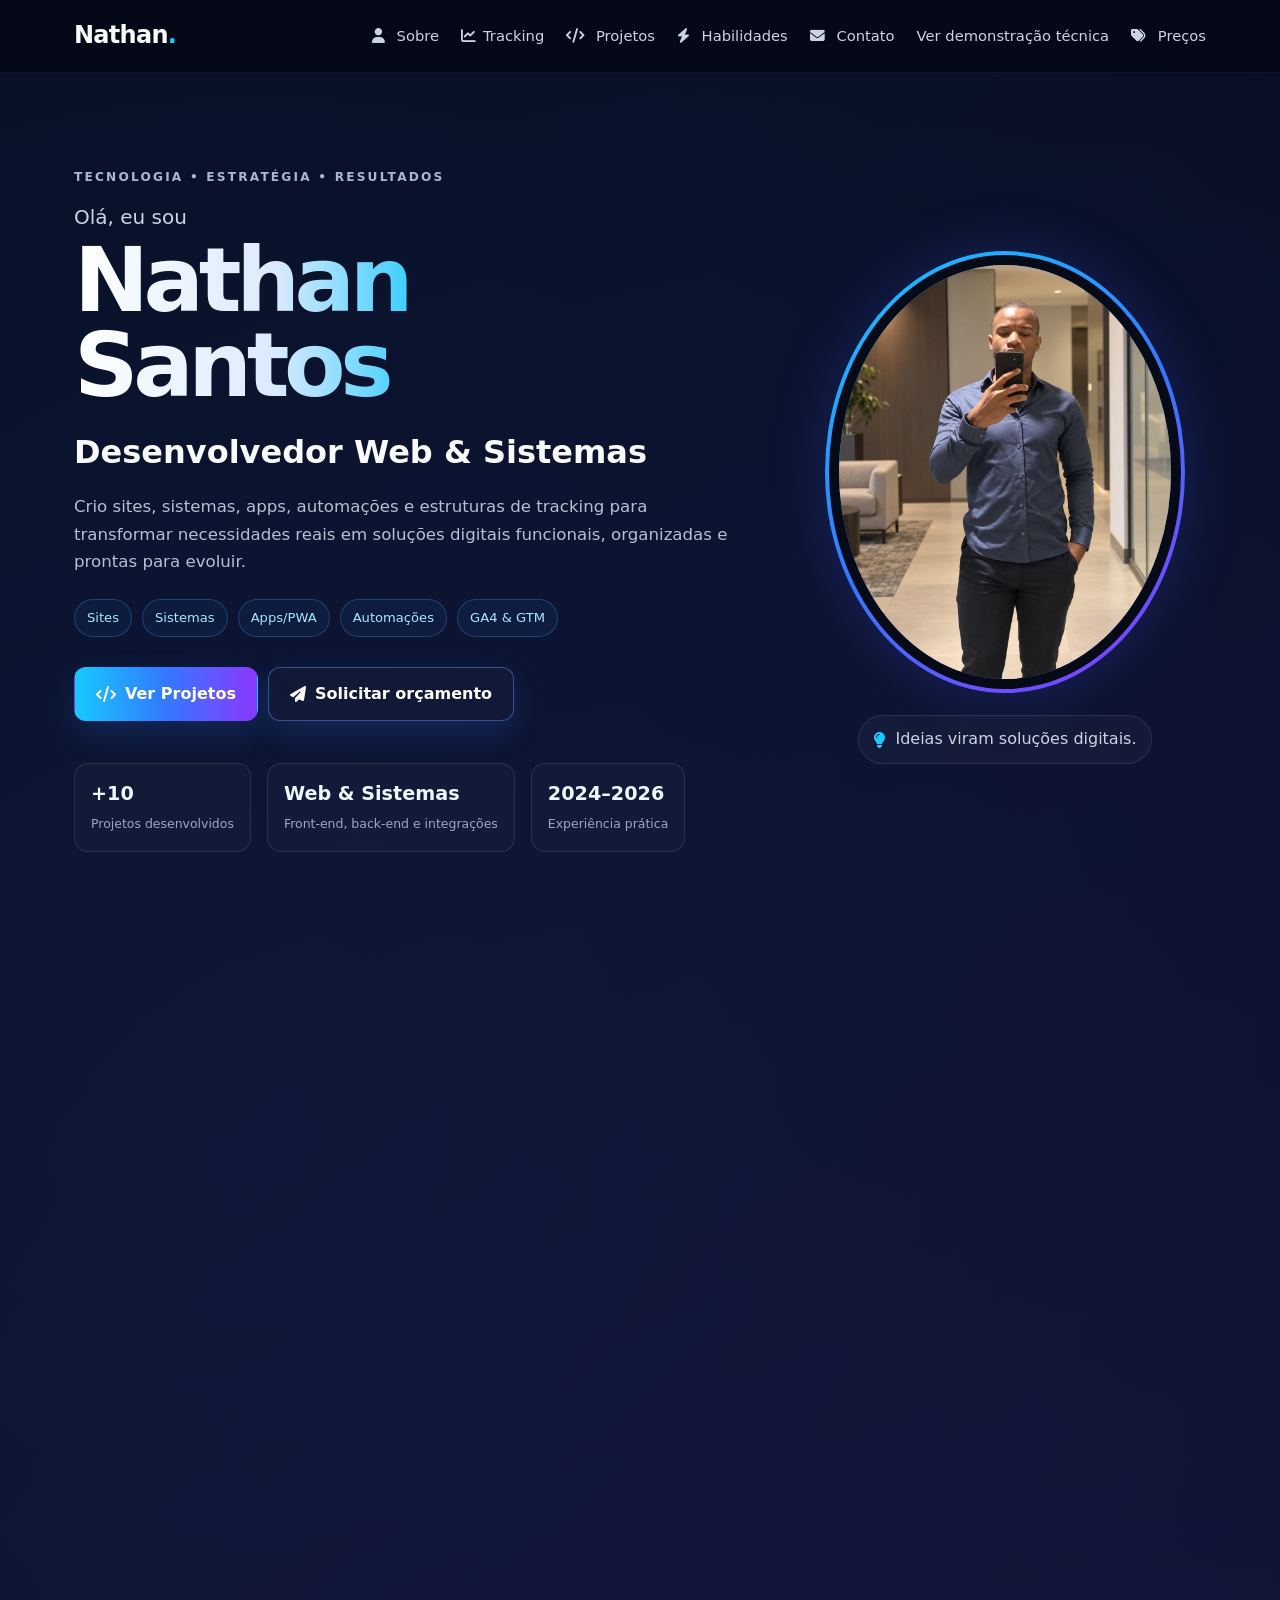
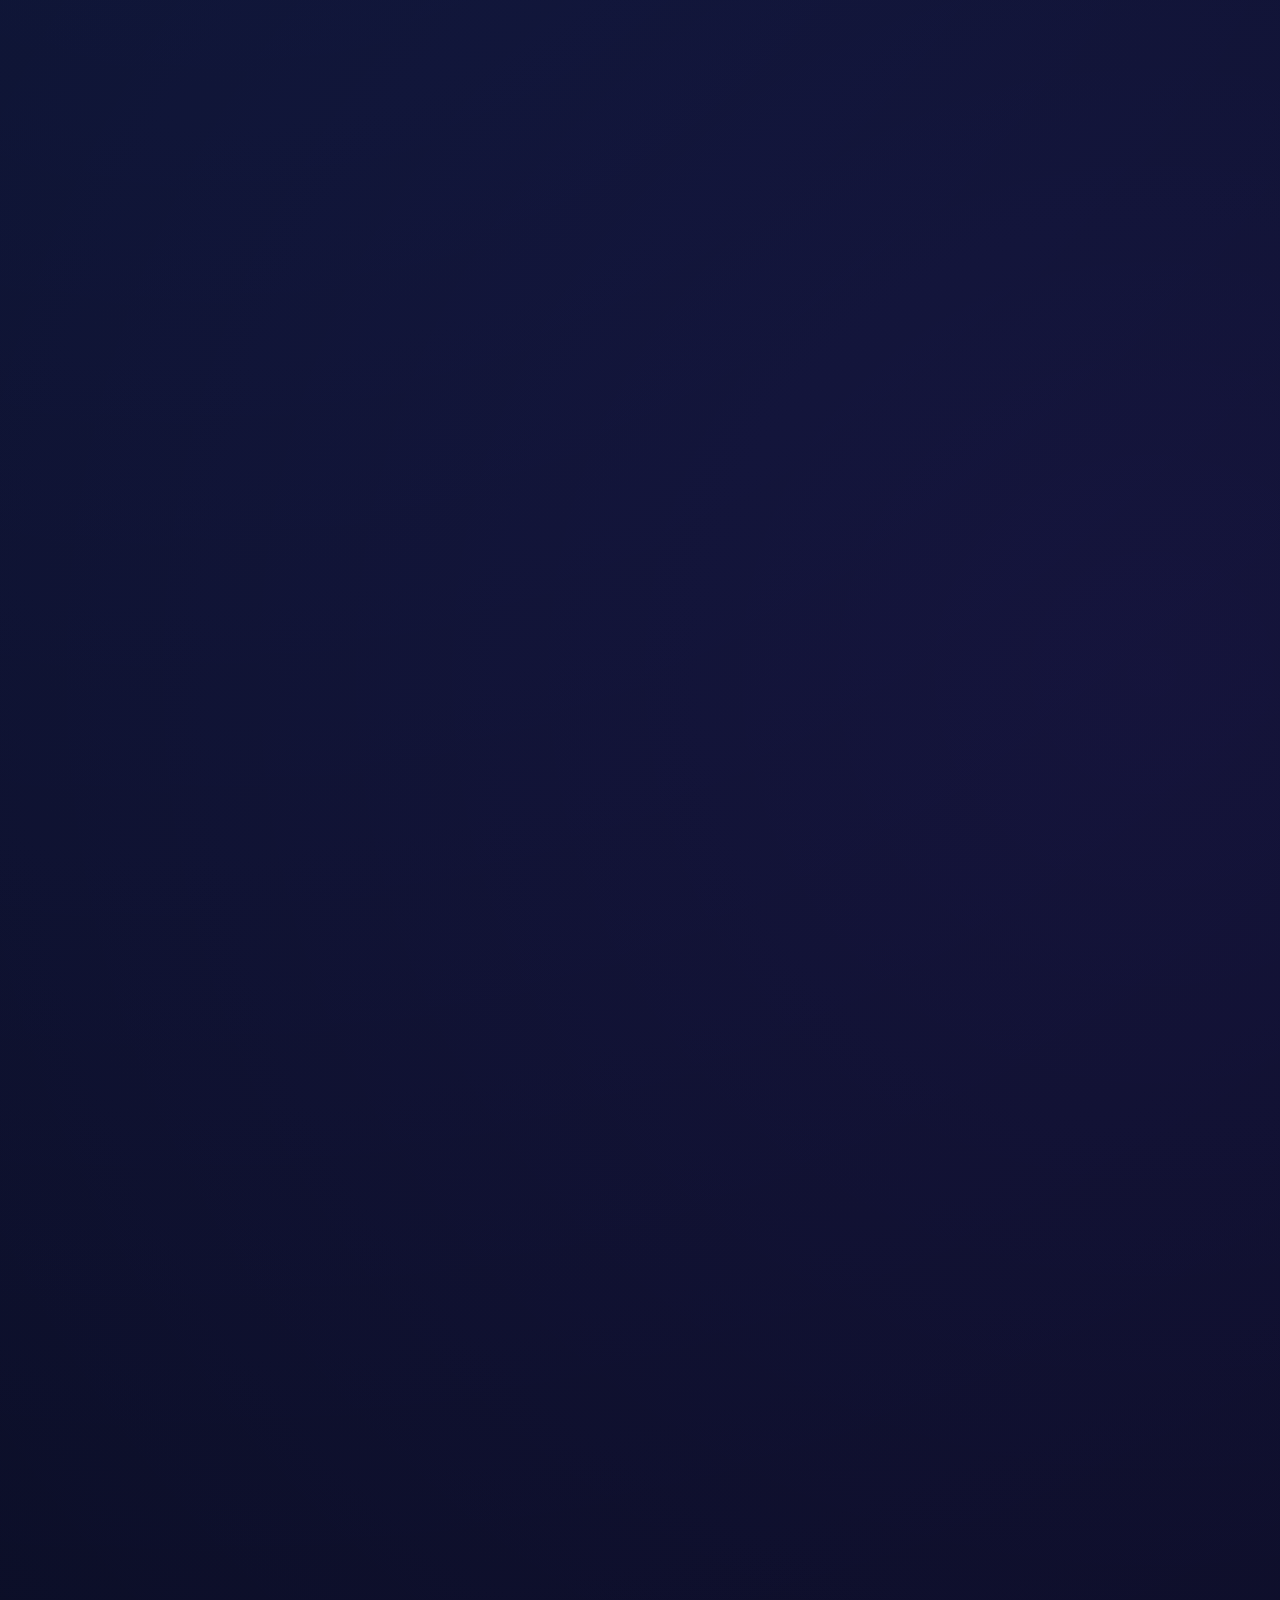
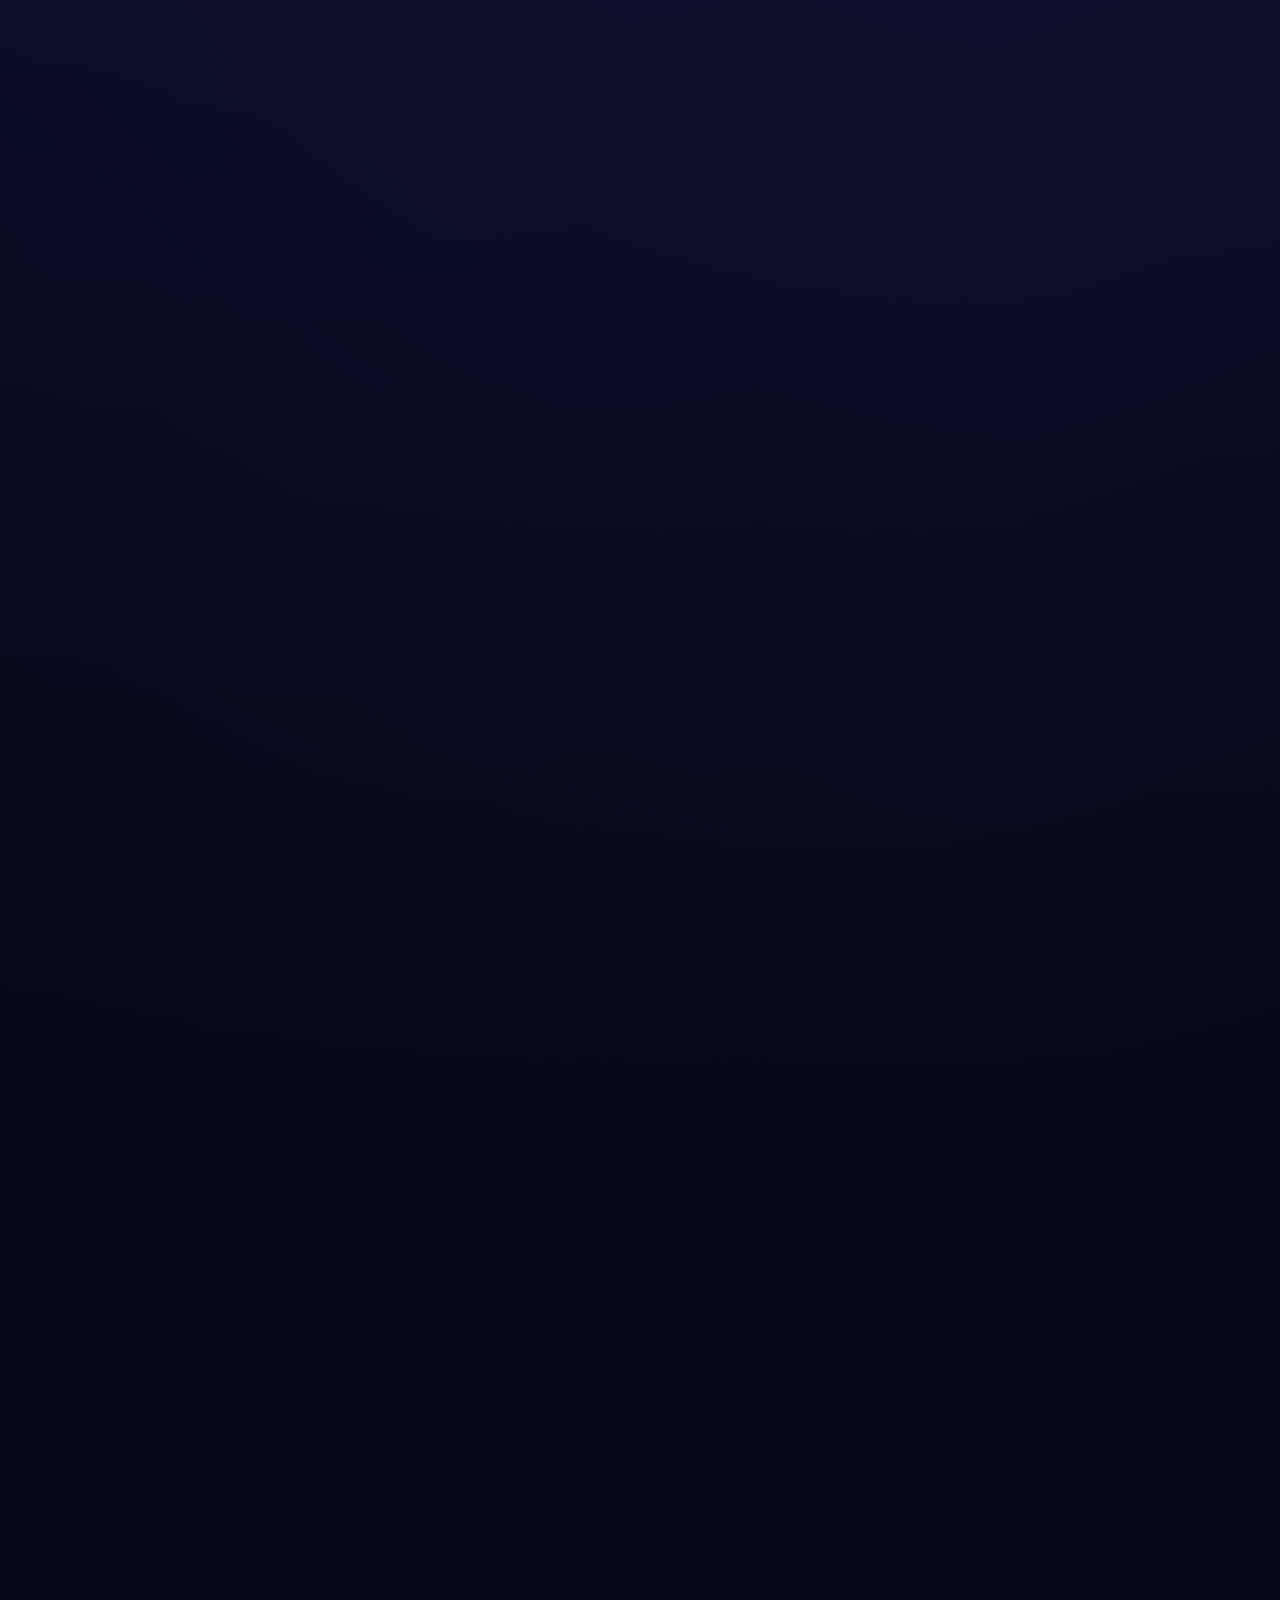
<file: index.html>
<!DOCTYPE html>
<html lang="pt-BR">
<head>
  <meta charset="UTF-8">
  <meta name="viewport" content="width=device-width, initial-scale=1.0">
  <meta name="description" content="Portfólio de Nathan Santos — Desenvolvedor Web & Sistemas. Sites, sistemas, apps, automações e tracking com GA4 e GTM.">
  <title>Nathan Santos | Desenvolvedor Web & Sistemas</title>

  <link rel="canonical" href="https://nathanpsantos.github.io/Portfolio_Nathan/">
  <meta name="robots" content="index,follow">
  <meta name="theme-color" content="#050816">
  <meta property="og:type" content="website">
  <meta property="og:title" content="Nathan Santos | Desenvolvedor Web & Sistemas">
  <meta property="og:description" content="Sites, sistemas, apps, automações e tracking com foco em soluções digitais funcionais.">
  <meta property="og:url" content="https://nathanpsantos.github.io/Portfolio_Nathan/">
  <meta property="og:image" content="https://nathanpsantos.github.io/Portfolio_Nathan/images/nathan.png">
  <meta name="twitter:card" content="summary_large_image">
  <link rel="preconnect" href="https://cdnjs.cloudflare.com" crossorigin>
  <link rel="preload" href="https://cdnjs.cloudflare.com/ajax/libs/font-awesome/6.5.0/css/all.min.css" as="style" onload="this.onload=null;this.rel='stylesheet'">
  <noscript><link rel="stylesheet" href="https://cdnjs.cloudflare.com/ajax/libs/font-awesome/6.5.0/css/all.min.css"></noscript>
  <link rel="stylesheet" href="css/style.css">
</head>
<body>
<a class="skip-link" href="#conteudo">Pular para o conteúdo</a>

<header class="header">
  <nav class="nav" aria-label="Navegação principal">
    <a class="logo" href="#inicio">Nathan<span>.</span></a>
    <ul class="nav-links">
      <li><a href="#sobre"><i class="fa-solid fa-user"></i> Sobre</a></li>
      <li><a href="tracking.html"><i class="fa-solid fa-chart-line"></i>Tracking</a></li>     
      <li><a href="#projetos"><i class="fa-solid fa-code"></i> Projetos</a></li>
      <li><a href="#habilidades"><i class="fa-solid fa-bolt"></i> Habilidades</a></li>
      <li><a href="#contato"><i class="fa-solid fa-envelope"></i> Contato</a></li>
      <li>
        <a href="demo-tracking.html">
          Ver demonstração técnica
        </a>
      </li>      
      <li><a href="precos.html"><i class="fa-solid fa-tags"></i> Preços</a></li>

    </ul>
  </nav>
</header>

<main id="conteudo">
  <section id="inicio" class="hero">
    <div class="hero-content">
      <span class="eyebrow">TECNOLOGIA • ESTRATÉGIA • RESULTADOS</span>
      <h2>Olá, eu sou</h2>
      <h1>Nathan Santos</h1>
      <p class="hero-role">Desenvolvedor Web & Sistemas</p>
      <p class="hero-copy">
        Crio sites, sistemas, apps, automações e estruturas de tracking para transformar
        necessidades reais em soluções digitais funcionais, organizadas e prontas para evoluir.
      </p>

      <div class="hero-tags">
        <span>Sites</span><span>Sistemas</span><span>Apps/PWA</span><span>Automações</span><span>GA4 & GTM</span>
      </div>

      <div class="hero-buttons">
        <a href="#projetos" class="btn"><i class="fa-solid fa-code"></i> Ver Projetos</a>
        <a href="#contato" class="btn btn-outline"><i class="fa-solid fa-paper-plane"></i> Solicitar orçamento</a>
      </div>

      <div class="hero-stats">
        <div><strong>+10</strong><span>Projetos desenvolvidos</span></div>
        <div><strong>Web & Sistemas</strong><span>Front-end, back-end e integrações</span></div>
        <div><strong>2024–2026</strong><span>Experiência prática</span></div>
      </div>
    </div>

    <div class="hero-image">
      <div class="photo-ring">
        <img src="images/nathan.png" alt="Nathan Santos" fetchpriority="high" decoding="async">
      </div>
      <div class="hero-note">
        <i class="fa-solid fa-lightbulb"></i>
        <span>Ideias viram soluções digitais.</span>
      </div>
    </div>
  </section>

  <section id="sobre" class="section about-section">
    <div class="section-heading">
      <span class="section-kicker">SOBRE MIM</span>
      <h2>Mais do que código, foco em solução.</h2>
    </div>

    <div class="about-grid">
      <div>
        <p>
          Sou Nathan Santos, desenvolvedor com atuação em projetos web, sistemas, aplicações
          e implementação técnica de mensuração digital. Gosto de transformar processos e
          ideias em soluções claras, funcionais e fáceis de usar.
        </p>
        <p>
          Meu trabalho combina desenvolvimento, organização de dados, integração entre serviços,
          experiência do usuário e visão prática de negócio.
        </p>
      </div>

      <div class="about-card">
        <h3>Como eu trabalho</h3>
        <ul>
          <li><i class="fa-solid fa-check"></i> Entendimento do problema</li>
          <li><i class="fa-solid fa-check"></i> Planejamento da solução</li>
          <li><i class="fa-solid fa-check"></i> Desenvolvimento e testes</li>
          <li><i class="fa-solid fa-check"></i> Entrega, suporte e evolução</li>
        </ul>
      </div>
    </div>
  </section>

  <section id="servicos" class="section services">
    <div class="section-heading">
      <span class="section-kicker">SERVIÇOS</span>
      <h2>O que eu posso desenvolver para você</h2>
      <p>Projetos sob medida para profissionais, empresas e operações que precisam ganhar organização, presença digital ou eficiência.</p>
    </div>

    <div class="services-grid">
      <article class="service-card">
        <i class="fa-solid fa-laptop-code"></i>
        <h3>Sites & Landing Pages</h3>
        <p>Sites modernos, responsivos e focados em credibilidade, apresentação e conversão.</p>
      </article>

      <article class="service-card">
        <i class="fa-solid fa-server"></i>
        <h3>Sistemas Web</h3>
        <p>Sistemas personalizados para cadastro, consulta, gestão de informações e rotinas operacionais.</p>
      </article>

      <article class="service-card">
        <i class="fa-solid fa-mobile-screen-button"></i>
        <h3>Apps & PWA</h3>
        <p>Aplicações instaláveis e responsivas para organização, produtividade e experiências digitais.</p>
      </article>

      <article class="service-card">
        <i class="fa-solid fa-gears"></i>
        <h3>Automações</h3>
        <p>Integrações e fluxos para reduzir tarefas manuais e conectar ferramentas e processos.</p>
      </article>

      <article class="service-card">
        <i class="fa-solid fa-chart-line"></i>
        <h3>Tracking & Mensuração</h3>
        <p>Google Tag Manager, GA4, eventos, formulários, WhatsApp e conversões do Google Ads.</p>
      </article>
    </div>

    <!-- BOTÃO PARA A PÁGINA DE PREÇOS -->
    <div style="text-align: center; margin-top: 35px;">
      <a
        href="precos.html"
        style="
          display: inline-block;
          padding: 15px 28px;
          background: linear-gradient(100deg, #23b9ed, #8e5af5);
          color: #04111c;
          font-weight: 800;
          text-decoration: none;
          border-radius: 12px;
          box-shadow: 0 8px 24px rgba(35,185,237,0.18);
        "
      >
        Ver serviços e preços →
      </a>

      <p style="margin-top: 12px; font-size: 14px;">
        Soluções digitais profissionais com preços acessíveis.
      </p>
    </div>
  </section>

  <section id="projetos" class="section">

    <div class="section-heading">
      <span class="section-kicker">PORTFÓLIO</span>
      <h2>Projetos em Destaque</h2>
      <p>Projetos que mostram minha evolução de páginas e estudos para soluções completas de uso real.</p>
    </div>

    <div class="projects-grid featured-projects">

      <article class="project-card project-featured">

        <div class="project-thumb project-thumb--real">
          <img src="images/nossa-rotina-home.png"
              alt="Aplicativo Nossa Rotina" loading="lazy" decoding="async">

          <span class="project-badge">APP / PWA</span>
        </div>

        <div class="project-body">

          <h3>Nossa Rotina</h3>

          <p>
            Aplicativo desenvolvido para organizar compromissos,
            tarefas, lembretes e planos a dois em um único lugar.
          </p>

          <div class="project-tags">
            <span>PWA</span>
            <span>Supabase</span>
            <span>Google Calendar</span>
            <span>Notificações</span>
            <span>JavaScript</span>
          </div>

          <div class="project-highlight">
            <i class="fa-solid fa-heart"></i>
            <span>
              Agenda, calendário, tarefas, planos compartilhados
              e lembretes em uma experiência pensada para celular.
            </span>
          </div>

          <div class="project-result">
            <strong>O que foi resolvido</strong>

            <p>
              Centralização da rotina e dos planos do casal,
              evitando o uso de várias ferramentas diferentes.
            </p>
          </div>

          <div class="project-links">
            <a href="https://nossarotinaapp.com"
              target="_blank"
              rel="noopener noreferrer">

              <i class="fa-solid fa-arrow-up-right-from-square"></i>
              Ver app

            </a>

            <a href="#case-nossa">
              <i class="fa-solid fa-circle-info"></i>
              Ver detalhes
            </a>
          </div>

        </div>

      </article>

      <article class="project-card project-featured">

        <div class="project-thumb project-thumb--real">
          <img src="images/dogao-do-galera.png"
              alt="Sistema Dogão do Galera" loading="lazy" decoding="async">

          <span class="project-badge">SISTEMA DE VENDAS</span>
        </div>

        <div class="project-body">

          <h3>Dogão do Galera</h3>

          <p>
            Sistema web desenvolvido para digitalizar o processo
            de pedidos e vendas durante os eventos do Galera.
          </p>

          <div class="project-tags">
            <span>Pedidos</span>
            <span>Produtos</span>
            <span>PIX</span>
            <span>QR Code</span>
            <span>Web</span>
          </div>

          <div class="project-highlight">
            <i class="fa-solid fa-cart-shopping"></i>

            <span>
              Cardápio digital, pedidos, pagamento e apoio
              ao controle de retirada.
            </span>
          </div>

          <div class="project-result">
            <strong>O que foi resolvido</strong>

            <p>
              Redução do controle manual durante o evento,
              organizando o fluxo desde o pedido até a retirada.
            </p>
          </div>

          <div class="project-links">

            <a href="https://dogao-do-galera-43b60.web.app"
              target="_blank"
              rel="noopener noreferrer">

              <i class="fa-solid fa-arrow-up-right-from-square"></i>
              Ver sistema

            </a>

            <a href="#case-dogao">
              <i class="fa-solid fa-circle-info"></i>
              Ver detalhes
            </a>

          </div>

        </div>

      </article>

      <article class="project-card project-featured">

        <div class="project-thumb project-thumb--real">
          <img src="images/sistema-gestao-inqueritos.png"
              alt="Sistema de Controle de Inquéritos" loading="lazy" decoding="async">

          <span class="project-badge">SISTEMA WEB</span>
        </div>

        <div class="project-body">

          <h3>Sistema de Controle de Inquéritos</h3>

          <p>
            Sistema web desenvolvido para centralizar o cadastro,
            acompanhamento e consulta de inquéritos e procedimentos.
          </p>

          <div class="project-tags">
            <span>Supabase</span>
            <span>Auth</span>
            <span>Dashboard</span>
            <span>Consultas</span>
            <span>Banco de Dados</span>
          </div>

          <div class="project-highlight">
            <i class="fa-solid fa-shield-halved"></i>

            <span>
              Controle de usuários, consultas e informações
              centralizadas em um único ambiente.
            </span>
          </div>

          <div class="project-result">
            <strong>O que foi resolvido</strong>

            <p>
              Substituição de controles dispersos por uma plataforma
              organizada, segura e acessível por usuários autorizados.
            </p>
          </div>

          <div class="project-links">

            <a href="#case-inqueritos">
              <i class="fa-solid fa-circle-info"></i>
              Ver detalhes
            </a>

          </div>

        </div>

      </article>

      <article class="project-card">
        <div class="project-thumb">
          <img src="images/site-scb.png" alt="Preview do site Strategy Consulting Brasil" loading="lazy" decoding="async">
        </div>
        <div class="project-body">
          <h3>Site – Strategy Consulting Brasil</h3>
          <p>Site institucional desenvolvido para uma consultoria estratégica, com foco em credibilidade, posicionamento e conversão.</p>
          <div class="project-tags">
            <span>HTML</span><span>CSS</span><span>JavaScript</span><span>UI/UX</span><span>Responsivo</span>
          </div>
          <div class="project-links">
            <a href="https://www.strategyconsultingbrasil.com.br" target="_blank" rel="noopener noreferrer">
              <i class="fa-solid fa-arrow-up-right-from-square"></i> Acessar site
            </a>
          </div>
          <p class="project-note">Código não divulgado por confidencialidade do cliente.</p>
        </div>
      </article>

      <article class="project-card">
        <div class="project-thumb">
          <img src="images/livro-ocorrencias.png" alt="Preview do sistema Livro Digital de Ocorrências" loading="lazy" decoding="async">
        </div>
        <div class="project-body">
          <h3>Livro Digital de Ocorrências</h3>
          <p>Aplicação para registro e gestão de ocorrências, com filtros, organização de registros e recursos de consulta.</p>
          <div class="project-tags">
            <span>Flask</span><span>SQLite</span><span>HTML/CSS</span><span>Exportação</span>
          </div>
          <div class="project-links">
            <a href="https://nathanpsantos.github.io/livro-de-ocorrencias/" target="_blank" rel="noopener noreferrer"><i class="fa-solid fa-globe"></i> Ver</a>
            <a href="https://github.com/NathanpSantos/livro-de-ocorrencias" target="_blank" rel="noopener noreferrer"><i class="fa-brands fa-github"></i> Código</a>
          </div>
        </div>
      </article>

      <article class="project-card">
        <div class="project-thumb">
          <img src="images/controle-itens-casa.png" alt="Preview do projeto Controle de Itens de Casa" loading="lazy" decoding="async">
        </div>
        <div class="project-body">
          <h3>Controle de Itens de Casa</h3>
          <p>Sistema para organizar itens e categorias domésticas, com telas de cadastro, visualização e controle.</p>
          <div class="project-tags">
            <span>Flask</span><span>Web</span><span>Banco de Dados</span><span>Responsivo</span>
          </div>
          <div class="project-links">
            <a href="https://github.com/NathanpSantos/Controle-de-Itens-da-Casa" target="_blank" rel="noopener noreferrer"><i class="fa-brands fa-github"></i> Código</a>
          </div>
        </div>
      </article>
    </div>


    <div class="case-studies">
      <div class="section-heading case-heading">
        <span class="section-kicker">CASES</span>
        <h2>Como esses projetos foram construídos</h2>
        <p>Uma visão rápida do problema, da solução e do valor entregue em cada projeto.</p>
      </div>

      <article id="case-nossa" class="case-card">
        <div class="case-number">01</div>
        <div class="case-content">
          <span class="case-label">NOSSA ROTINA</span>
          <h3>Organização pessoal e planos a dois em uma única experiência</h3>
          <div class="case-grid">
            <div><strong>Desafio</strong><p>Reunir compromissos, tarefas, lembretes e planos sem depender de várias ferramentas separadas.</p></div>
            <div><strong>Solução</strong><p>Aplicação PWA responsiva com agenda, calendário, tarefas, notificações e espaço compartilhado.</p></div>
            <div><strong>Destaques</strong><p>Supabase, Google Calendar, notificações, experiência mobile e instalação como app.</p></div>
          </div>
        </div>
      </article>

      <article id="case-inqueritos" class="case-card">
        <div class="case-number">02</div>
        <div class="case-content">
          <span class="case-label">CONTROLE DE INQUÉRITOS</span>
          <h3>Centralização e acompanhamento de informações operacionais</h3>
          <div class="case-grid">
            <div><strong>Desafio</strong><p>Organizar registros e consultas de forma estruturada, com diferentes usuários e necessidade de acesso controlado.</p></div>
            <div><strong>Solução</strong><p>Sistema web com autenticação, cadastro, consultas, dashboard e estrutura de banco de dados.</p></div>
            <div><strong>Destaques</strong><p>Perfis de acesso, Supabase Auth, consultas e organização de informações em um único ambiente.</p></div>
          </div>
        </div>
      </article>

      <article id="case-dogao" class="case-card">
        <div class="case-number">03</div>
        <div class="case-content">
          <span class="case-label">DOGÃO DO GALERA</span>
          <h3>Fluxo digital de vendas para eventos</h3>
          <div class="case-grid">
            <div><strong>Desafio</strong><p>Facilitar pedidos e reduzir a dependência de controles manuais durante momentos de maior movimento.</p></div>
            <div><strong>Solução</strong><p>Sistema web com catálogo, pedido, pagamento via PIX, confirmação e apoio ao controle de retirada.</p></div>
            <div><strong>Destaques</strong><p>Experiência mobile, operação simples, organização de produtos e visão do fluxo de vendas.</p></div>
          </div>
        </div>
      </article>
    </div>

    <div class="cta-box">
      <span class="section-kicker">TEM UMA IDEIA?</span>
      <h3>Vamos transformar sua necessidade em uma solução digital.</h3>
      <p>Conte o que você precisa. Eu posso ajudar a planejar, desenvolver e evoluir o projeto.</p>
      <a href="#contato" class="btn"><i class="fa-solid fa-paper-plane"></i> Falar comigo</a>
    </div>

    <div class="section-heading secondary-heading">
      <span class="section-kicker">OUTROS TRABALHOS</span>
      <h2>Projetos e estudos anteriores</h2>
    </div>

    <div class="projects-grid compact-projects">
      <article class="project-card">
        <div class="project-thumb">
          <img src="images/cadastro-produtos.jpeg" alt="Preview do projeto Cadastro de Produtos" loading="lazy" decoding="async">
        </div>
        <div class="project-body">
          <h3>Cadastro de Produtos</h3>
          <p>Sistema para cadastro, atualização e consulta de produtos.</p>
          <div class="project-tags"><span>Python</span><span>Flask</span><span>Banco de Dados</span></div>
          <div class="project-links">
            <a href="https://github.com/NathanpSantos/Cadastro_de_Ativos_Projeto_FINAL" target="_blank" rel="noopener noreferrer"><i class="fa-brands fa-github"></i> Código</a>
          </div>
        </div>
      </article>

      <article class="project-card">
        <div class="project-body">
          <h3>Calculadora em Python</h3>
          <p>Projeto de prática de lógica e interface desenvolvido durante meus estudos.</p>
          <div class="project-tags"><span>Python</span><span>Lógica</span><span>Estudo</span></div>
          <div class="project-links">
            <a href="https://github.com/NathanpSantos/Calculadora-em-Python" target="_blank" rel="noopener noreferrer"><i class="fa-brands fa-github"></i> GitHub</a>
          </div>
        </div>
      </article>

      <article class="project-card">
        <div class="project-body">
          <h3>Mais projetos no GitHub</h3>
          <p>Repositórios, exercícios, provas de conceito e outros projetos de desenvolvimento.</p>
          <div class="project-tags"><span>HTML</span><span>CSS</span><span>JavaScript</span><span>Python</span></div>
          <div class="project-links">
            <a href="https://github.com/NathanpSantos?tab=repositories" target="_blank" rel="noopener noreferrer"><i class="fa-brands fa-github"></i> Ver repositórios</a>
          </div>
        </div>
      </article>
    </div>
  </section>

  <section id="habilidades" class="section">
    <div class="section-heading">
      <span class="section-kicker">STACK & FERRAMENTAS</span>
      <h2>Habilidades</h2>
    </div>

    <ul class="skills">
      <li><i class="fa-brands fa-html5"></i> HTML5</li>
      <li><i class="fa-brands fa-css3-alt"></i> CSS3</li>
      <li><i class="fa-brands fa-js"></i> JavaScript</li>
      <li><i class="fa-brands fa-python"></i> Python</li>
      <li><i class="fa-solid fa-database"></i> Supabase & Banco de Dados</li>
      <li><i class="fa-solid fa-plug"></i> APIs & Integrações</li>
      <li><i class="fa-brands fa-git-alt"></i> Git & GitHub</li>
      <li><i class="fa-solid fa-mobile-screen"></i> PWA & Responsividade</li>
      <li><i class="fa-solid fa-tags"></i> Google Tag Manager</li>
      <li><i class="fa-solid fa-chart-column"></i> Google Analytics 4</li>
      <li><i class="fa-brands fa-google"></i> Google Ads & Conversões</li>
      <li><i class="fa-solid fa-pen-ruler"></i> UI/UX</li>
    </ul>
  </section>

  <section class="section cv-section">
    <span class="section-kicker">CURRÍCULO</span>
    <h2>Quer conhecer minha trajetória profissional?</h2>
    <p>Veja minhas experiências, habilidades e formação em mais detalhes.</p>
    <a href="images/curriculo-nathansantos2026.pdf" class="btn" download>
      <i class="fa-solid fa-file-pdf"></i> Baixar Currículo
    </a>
  </section>

  <section id="contato" class="section contact-section">
    <div class="section-heading">
      <span class="section-kicker">CONTATO</span>
      <h2>Vamos conversar sobre seu projeto?</h2>
      <p>Estou disponível para freelas, projetos, parcerias e oportunidades na área de tecnologia.</p>
    </div>

    <div class="contact-links">
      <a class="contact-primary" href="https://wa.me/5511998566270?text=Olá!%20Vi%20seu%20portfólio%20e%20gostaria%20de%20conversar%20sobre%20um%20projeto." target="_blank" rel="noopener noreferrer"><i class="fa-brands fa-whatsapp"></i> WhatsApp</a>
      <a href="https://www.linkedin.com/in/nathan-santospr/" target="_blank" rel="noopener noreferrer"><i class="fa-brands fa-linkedin"></i> LinkedIn</a>
      <a href="https://github.com/NathanpSantos" target="_blank" rel="noopener noreferrer"><i class="fa-brands fa-github"></i> GitHub</a>
      <a href="https://www.99freelas.com.br/user/Nathan-PSantos" target="_blank" rel="noopener noreferrer"><i class="fa-solid fa-briefcase"></i> 99Freelas</a>
      <a href="https://www.instagram.com/santos_npr/" target="_blank" rel="noopener noreferrer"><i class="fa-brands fa-instagram"></i> Instagram</a>
    </div>
  </section>
</main>

<footer class="footer">
  <p>© 2026 — Nathan Santos | Desenvolvedor Web & Sistemas</p>
  <span>Ideias viram soluções digitais.</span>
</footer>

</body>
</html>
</file>
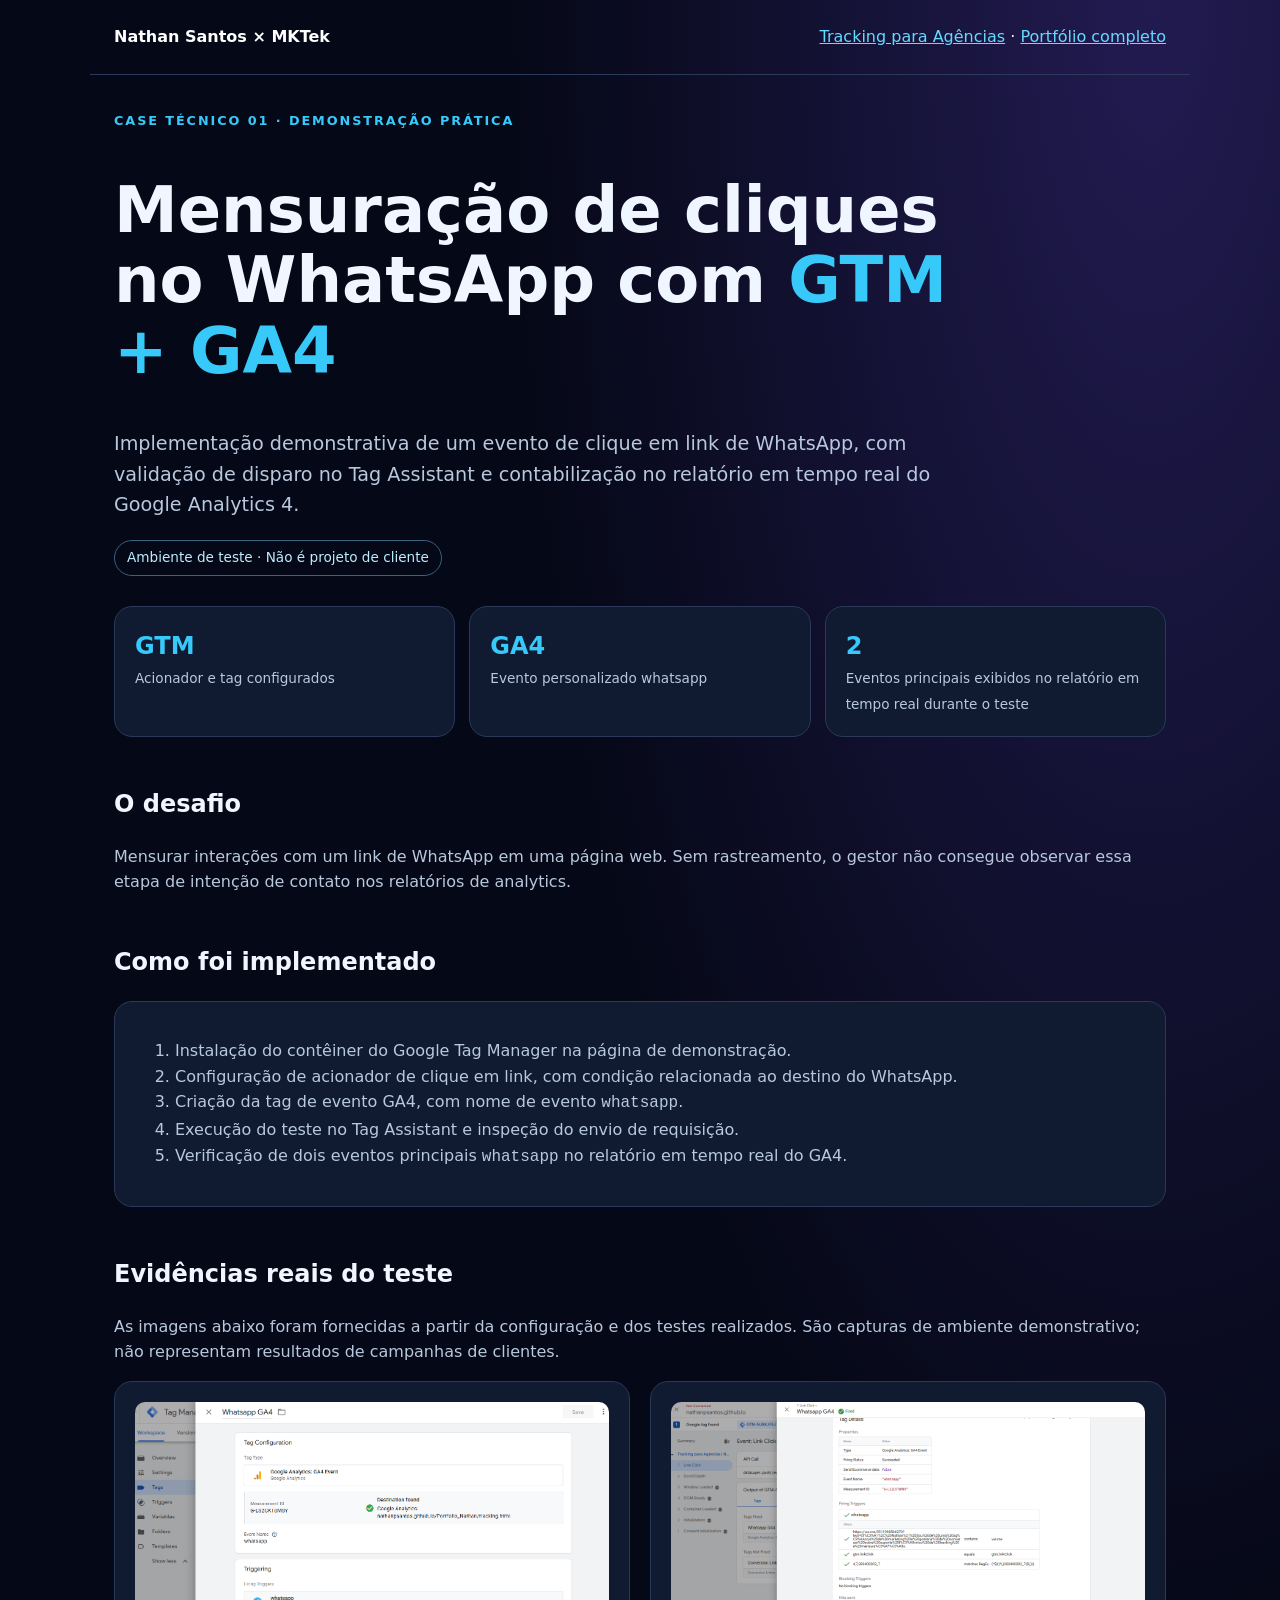
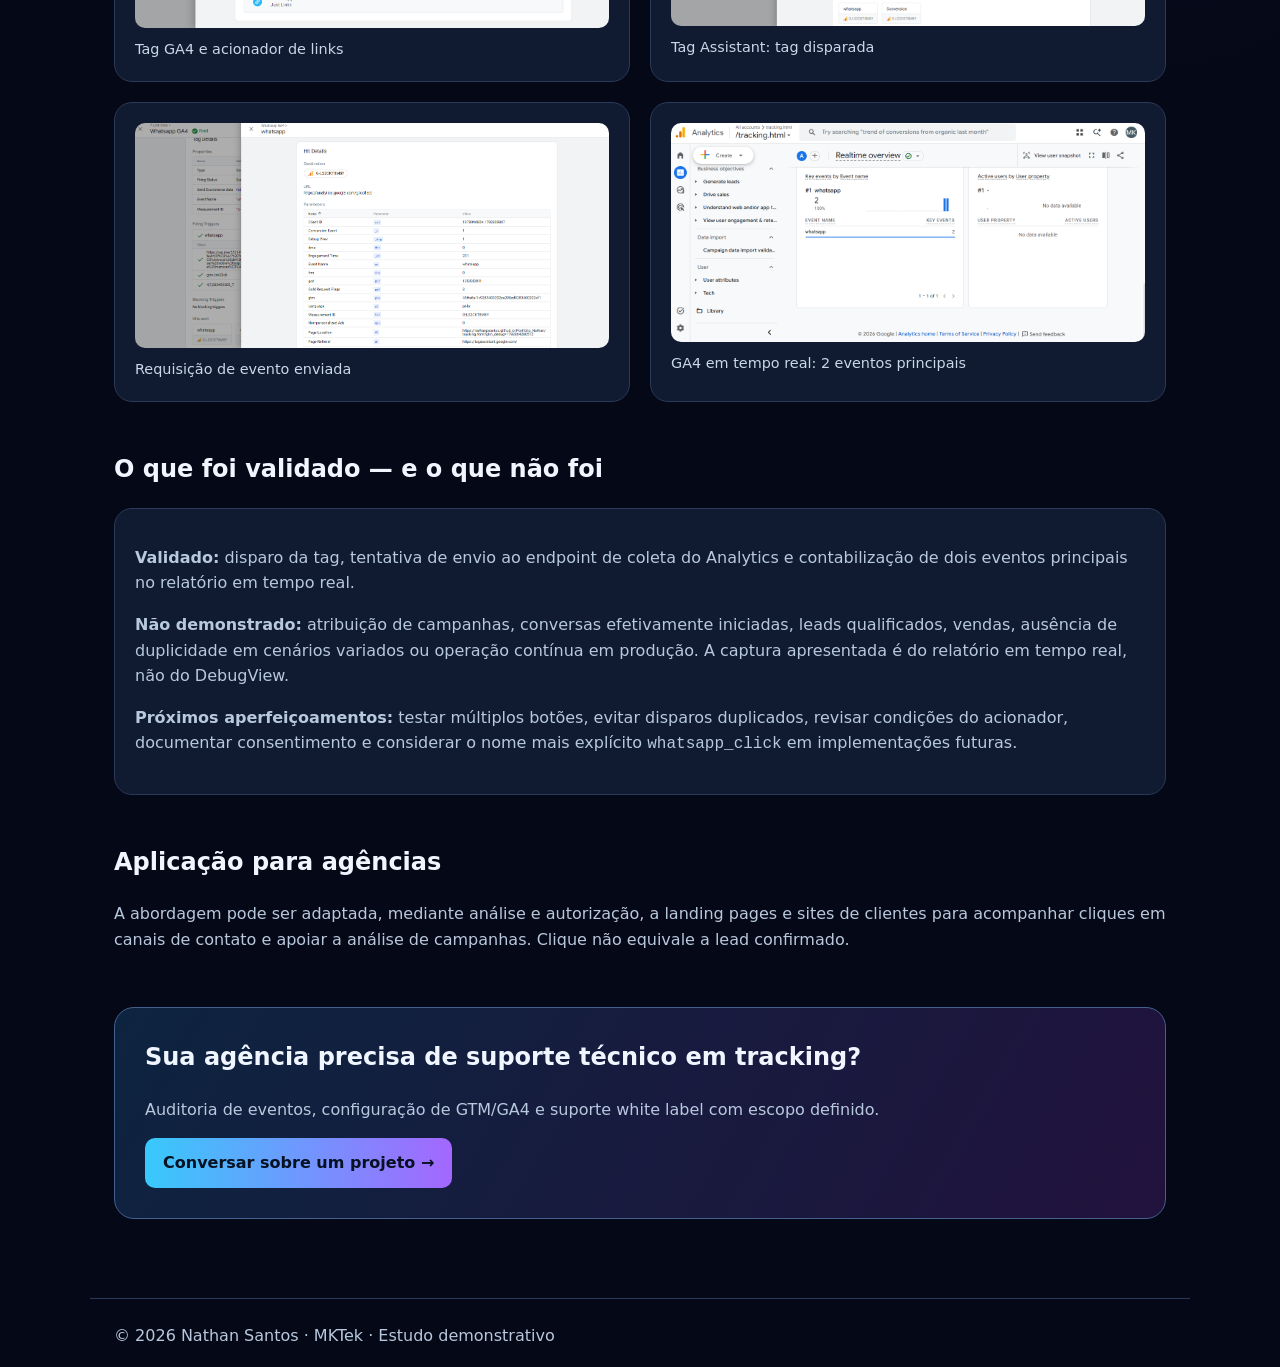
<file: case-tracking-whatsapp.html>
<!doctype html><html lang="pt-BR"><head><meta charset="utf-8"><meta name="viewport" content="width=device-width,initial-scale=1"><title>Case Técnico 01 | Tracking WhatsApp — Nathan Santos</title><meta name="description" content="Estudo demonstrativo de mensuração de cliques no WhatsApp com Google Tag Manager e GA4, com evidências reais de testes."><style>:root{--bg:#050816;--card:#101b31;--muted:#b8c8dd;--line:#2a3a58;--cyan:#38c9fb}*{box-sizing:border-box}body{margin:0;background:radial-gradient(ellipse at 90% 0%,#221b51,transparent 40%),var(--bg);font:16px/1.6 system-ui,-apple-system,Segoe UI,sans-serif;color:#f0f6ff}a{color:#65d9ff}main,header,footer{max-width:1100px;margin:auto;padding:24px}header{display:flex;justify-content:space-between;gap:20px;flex-wrap:wrap;border-bottom:1px solid var(--line)}.brand{font-weight:800;text-decoration:none;color:white}.eyebrow{font-size:.8rem;letter-spacing:.15em;color:var(--cyan);font-weight:800}h1{font-size:clamp(2.3rem,5vw,4rem);line-height:1.1;max-width:850px}h2{margin-top:48px}p,li{color:var(--muted)}.lead{font-size:1.2rem;max-width:850px}.tag{display:inline-block;padding:6px 12px;border:1px solid #3b6281;border-radius:20px;color:#bceeff;font-size:.85rem}.stats{display:grid;grid-template-columns:repeat(3,1fr);gap:14px;margin:30px 0}.stat,.panel,figure{background:var(--card);border:1px solid var(--line);border-radius:18px;padding:20px}.stat b{display:block;font-size:1.5rem;color:var(--cyan)}.stat span{font-size:.85rem;color:var(--muted)}.gallery{display:grid;grid-template-columns:repeat(2,1fr);gap:20px}figure{margin:0}figure img{width:100%;height:auto;border-radius:10px;display:block}figcaption{margin-top:10px;color:#c9d7e8;font-size:.9rem}.cta{margin:55px 0;padding:30px;background:linear-gradient(120deg,#0d2440,#21123d);border-radius:20px;border:1px solid #44608e}.btn{display:inline-block;text-decoration:none;background:linear-gradient(90deg,#38c9fb,#a467ff);color:#061122;padding:12px 18px;border-radius:10px;font-weight:800}footer{border-top:1px solid var(--line);color:var(--muted)}@media(max-width:700px){.stats,.gallery{grid-template-columns:1fr}}</style></head><body><header><a class="brand" href="./">Nathan Santos × MKTek</a><nav><a href="tracking.html">Tracking para Agências</a> · <a href="./">Portfólio completo</a></nav></header><main><p class="eyebrow">CASE TÉCNICO 01 · DEMONSTRAÇÃO PRÁTICA</p><h1>Mensuração de cliques no WhatsApp com <span style="color:#38c9fb">GTM + GA4</span></h1><p class="lead">Implementação demonstrativa de um evento de clique em link de WhatsApp, com validação de disparo no Tag Assistant e contabilização no relatório em tempo real do Google Analytics 4.</p><span class="tag">Ambiente de teste · Não é projeto de cliente</span><div class="stats"><div class="stat"><b>GTM</b><span>Acionador e tag configurados</span></div><div class="stat"><b>GA4</b><span>Evento personalizado whatsapp</span></div><div class="stat"><b>2</b><span>Eventos principais exibidos no relatório em tempo real durante o teste</span></div></div><h2>O desafio</h2><p>Mensurar interações com um link de WhatsApp em uma página web. Sem rastreamento, o gestor não consegue observar essa etapa de intenção de contato nos relatórios de analytics.</p><h2>Como foi implementado</h2><div class="panel"><ol><li>Instalação do contêiner do Google Tag Manager na página de demonstração.</li><li>Configuração de acionador de clique em link, com condição relacionada ao destino do WhatsApp.</li><li>Criação da tag de evento GA4, com nome de evento <code>whatsapp</code>.</li><li>Execução do teste no Tag Assistant e inspeção do envio de requisição.</li><li>Verificação de dois eventos principais <code>whatsapp</code> no relatório em tempo real do GA4.</li></ol></div><h2>Evidências reais do teste</h2><p>As imagens abaixo foram fornecidas a partir da configuração e dos testes realizados. São capturas de ambiente demonstrativo; não representam resultados de campanhas de clientes.</p><div class="gallery"><figure><img loading="lazy" src="01-configuracao-tag.png" alt="Tag GA4 e acionador de links"><figcaption>Tag GA4 e acionador de links</figcaption></figure><figure><img loading="lazy" src="02-tag-assistant.png" alt="Tag Assistant: tag disparada"><figcaption>Tag Assistant: tag disparada</figcaption></figure><figure><img loading="lazy" src="03-requisicao-ga4.png" alt="Requisição de evento enviada"><figcaption>Requisição de evento enviada</figcaption></figure><figure><img loading="lazy" src="04-ga4-tempo-real.png" alt="GA4 em tempo real: 2 eventos principais"><figcaption>GA4 em tempo real: 2 eventos principais</figcaption></figure></div><h2>O que foi validado — e o que não foi</h2><div class="panel"><p><strong>Validado:</strong> disparo da tag, tentativa de envio ao endpoint de coleta do Analytics e contabilização de dois eventos principais no relatório em tempo real.</p><p><strong>Não demonstrado:</strong> atribuição de campanhas, conversas efetivamente iniciadas, leads qualificados, vendas, ausência de duplicidade em cenários variados ou operação contínua em produção. A captura apresentada é do relatório em tempo real, não do DebugView.</p><p><strong>Próximos aperfeiçoamentos:</strong> testar múltiplos botões, evitar disparos duplicados, revisar condições do acionador, documentar consentimento e considerar o nome mais explícito <code>whatsapp_click</code> em implementações futuras.</p></div><h2>Aplicação para agências</h2><p>A abordagem pode ser adaptada, mediante análise e autorização, a landing pages e sites de clientes para acompanhar cliques em canais de contato e apoiar a análise de campanhas. Clique não equivale a lead confirmado.</p><div class="cta"><h2 style="margin-top:0">Sua agência precisa de suporte técnico em tracking?</h2><p>Auditoria de eventos, configuração de GTM/GA4 e suporte white label com escopo definido.</p><a class="btn" href="https://wa.me/5511998566270?text=Ol%C3%A1%2C%20Nathan%21%20Vi%20seu%20case%20de%20tracking%20e%20quero%20conversar%20sobre%20uma%20implementa%C3%A7%C3%A3o." target="_blank" rel="noopener noreferrer">Conversar sobre um projeto →</a></div></main><footer>© 2026 Nathan Santos · MKTek · Estudo demonstrativo</footer></body></html>
</file>
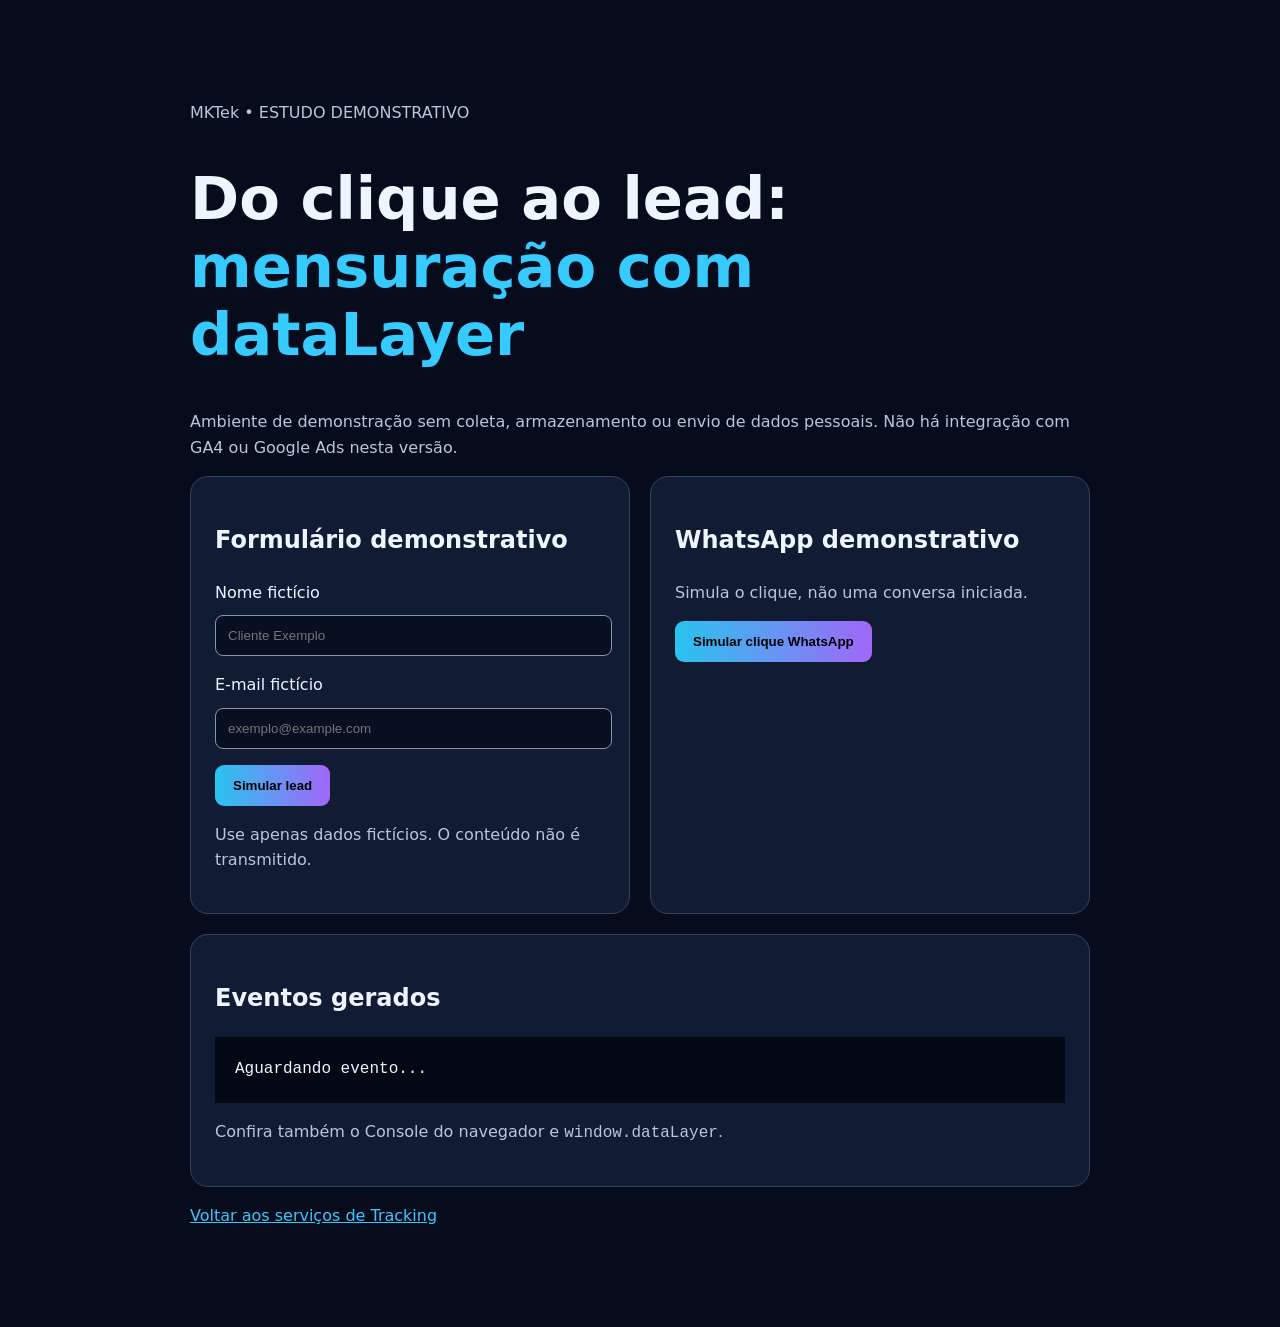
<file: demo-tracking.html>
<!doctype html><html lang="pt-BR"><head><meta charset="utf-8"><meta name="viewport" content="width=device-width,initial-scale=1"><title>MKTek | Demonstração de Tracking</title><style>body{background:#070c1d;color:#edf5ff;font:16px/1.6 system-ui;margin:0}main{max-width:900px;margin:60px auto;padding:24px}h1{font-size:clamp(2rem,5vw,3.7rem);line-height:1.15}em{color:#36caff;font-style:normal}.grid{display:grid;grid-template-columns:1fr 1fr;gap:20px}.card{background:#111b34;border:1px solid #344361;border-radius:18px;padding:24px}input{display:block;width:95%;padding:12px;margin:10px 0 16px;border-radius:8px;border:1px solid #8795ad;background:#080f21;color:white}button{padding:13px 18px;background:linear-gradient(90deg,#29c4ee,#a167f8);border:0;border-radius:9px;font-weight:700;cursor:pointer}pre{background:#040714;padding:20px;white-space:pre-wrap;overflow-wrap:anywhere}p{color:#b9c6dc}a{color:#38c8ff}@media(max-width:700px){.grid{grid-template-columns:1fr}}</style><script>window.dataLayer=window.dataLayer||[];function pushDemo(name,params){const event={event:name,...params};window.dataLayer.push(event);console.log('MKTek dataLayer:',event);document.getElementById('events').textContent=JSON.stringify(event,null,2)+'\n\n'+document.getElementById('events').textContent}</script></head><body><main><p>MKTek • ESTUDO DEMONSTRATIVO</p><h1>Do clique ao lead: <em>mensuração com dataLayer</em></h1><p>Ambiente de demonstração sem coleta, armazenamento ou envio de dados pessoais. Não há integração com GA4 ou Google Ads nesta versão.</p><div class="grid"><section class="card"><h2>Formulário demonstrativo</h2><form id="lead"><label>Nome fictício<input required placeholder="Cliente Exemplo" autocomplete="off"></label><label>E-mail fictício<input type="email" required placeholder="exemplo@example.com" autocomplete="off"></label><button type="submit">Simular lead</button></form><p>Use apenas dados fictícios. O conteúdo não é transmitido.</p></section><section class="card"><h2>WhatsApp demonstrativo</h2><p>Simula o clique, não uma conversa iniciada.</p><button id="wa" type="button">Simular clique WhatsApp</button></section></div><section class="card" style="margin-top:20px"><h2>Eventos gerados</h2><pre id="events" aria-live="polite">Aguardando evento...</pre><p>Confira também o Console do navegador e <code>window.dataLayer</code>.</p></section><p><a href="tracking.html">Voltar aos serviços de Tracking</a></p></main><script>document.getElementById('lead').addEventListener('submit',e=>{e.preventDefault();pushDemo('generate_lead',{form_id:'lead-demo',lead_source:'demo_portfolio'});e.target.reset()});document.getElementById('wa').addEventListener('click',()=>pushDemo('whatsapp_click',{link_location:'demo_card'}))</script></body></html>
</file>
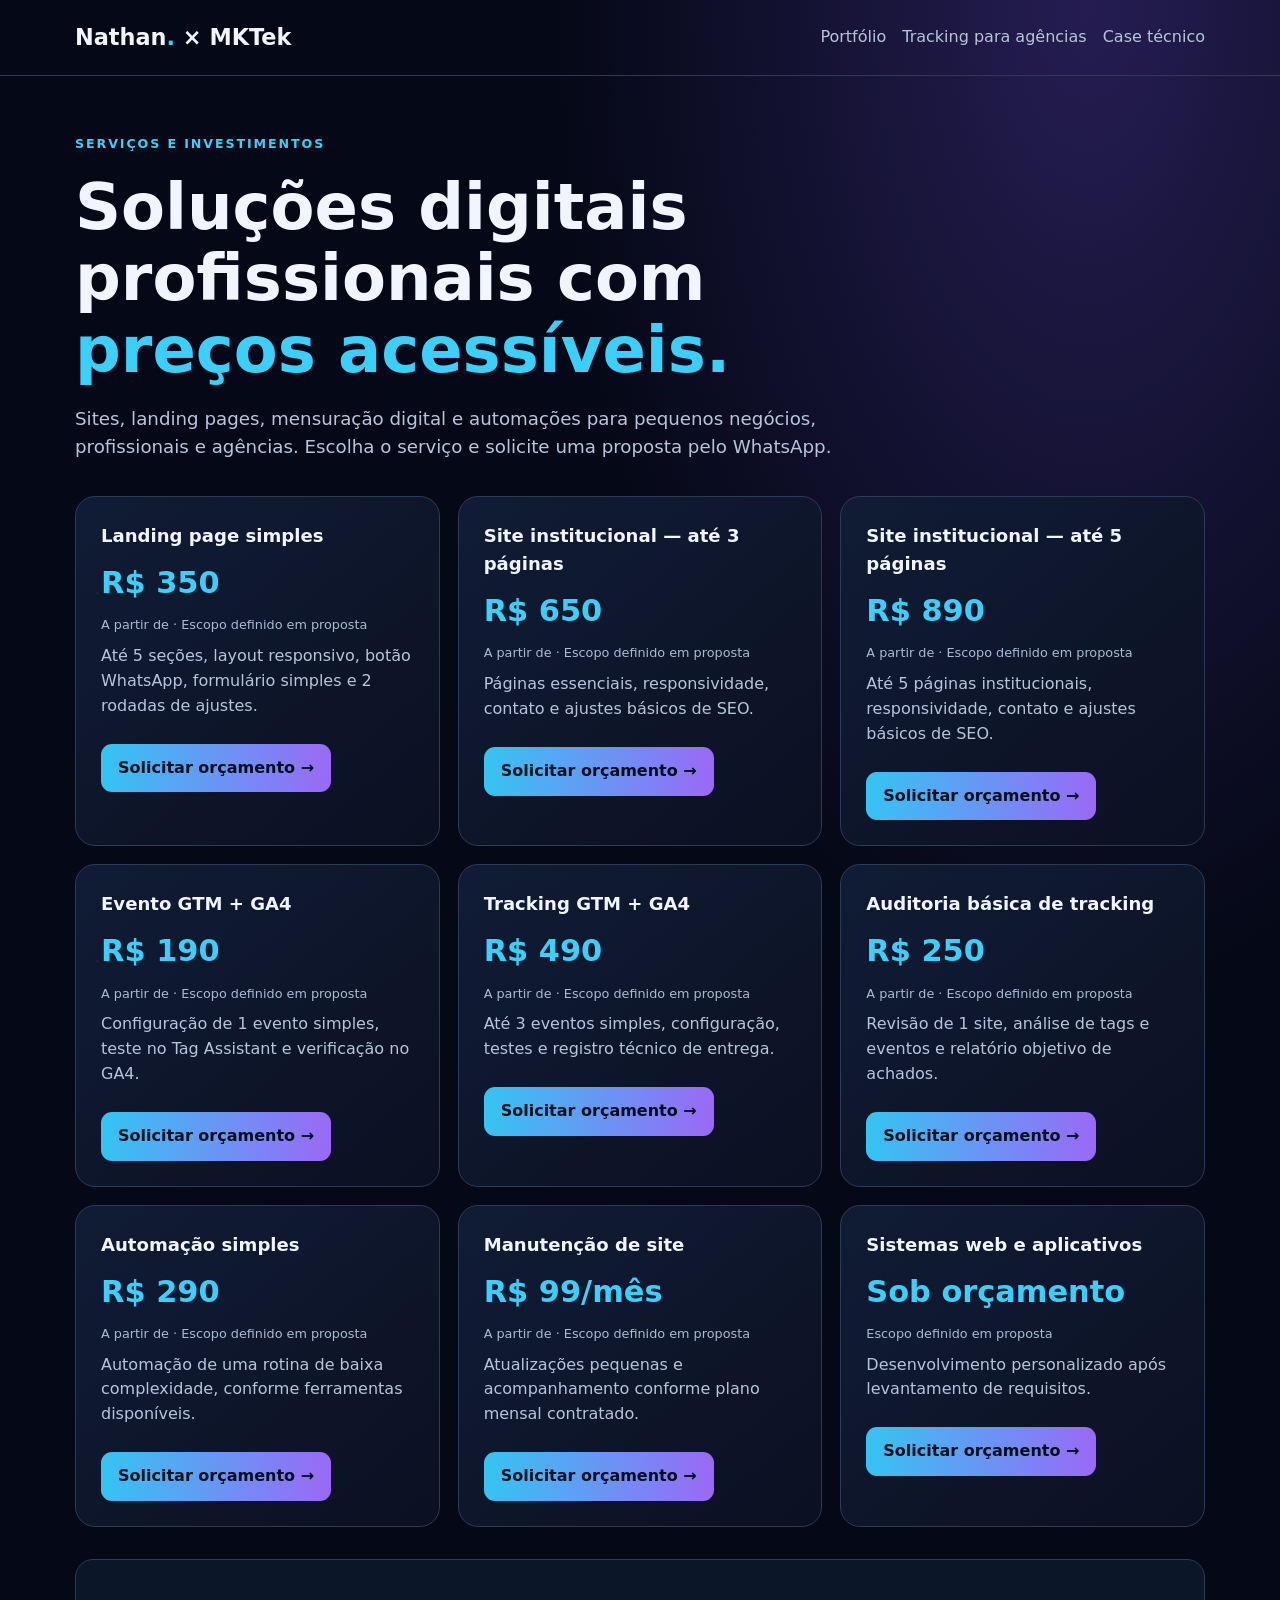
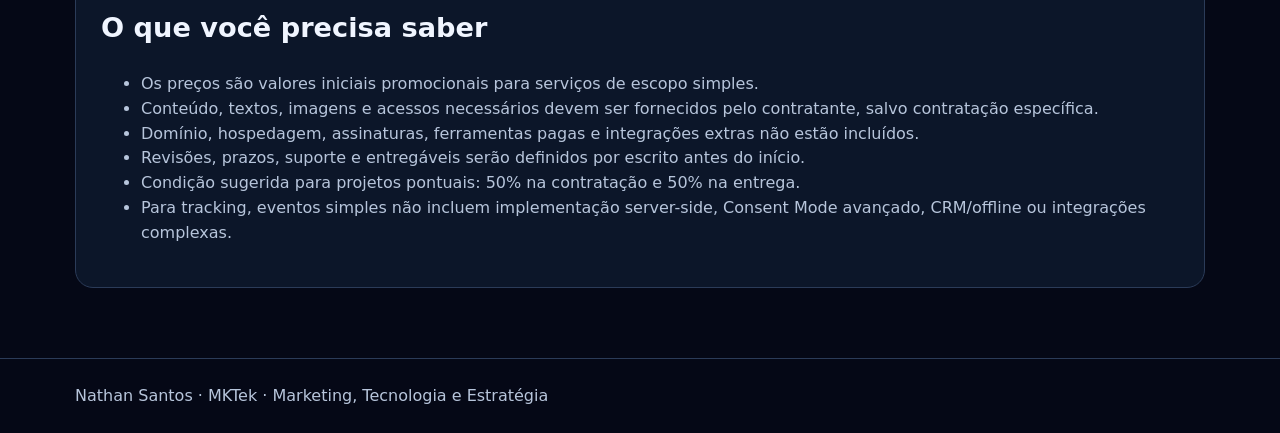
<file: precos.html>
<!doctype html><html lang="pt-BR"><head><meta charset="utf-8"><meta name="viewport" content="width=device-width,initial-scale=1"><title>Serviços e Preços | Nathan Santos · MKTek</title><meta name="description" content="Sites, landing pages, tracking GTM e GA4, automações e sistemas com preços iniciais acessíveis."><style>
:root{--bg:#050816;--card:#0d1830;--line:#2b3b58;--text:#f0f5ff;--muted:#b7c5db;--cyan:#3bd0fc;--purple:#a56af5}*{box-sizing:border-box}body{margin:0;background:radial-gradient(ellipse at 85% 0%,#251d52,transparent 35%),var(--bg);color:var(--text);font:16px/1.55 system-ui,-apple-system,Segoe UI,sans-serif}a{color:inherit}.wrap{width:min(1130px,92%);margin:auto}header{border-bottom:1px solid var(--line)}nav{display:flex;justify-content:space-between;align-items:center;gap:15px;flex-wrap:wrap;padding:20px 0}.logo{font-size:1.4rem;font-weight:800;text-decoration:none}.logo span{color:var(--cyan)}.nav{display:flex;gap:16px;flex-wrap:wrap}.nav a{text-decoration:none;color:var(--muted)}.nav a:hover{color:white}main{padding:55px 0 70px}.eyebrow{color:var(--cyan);font-size:.79rem;font-weight:800;letter-spacing:.15em}h1{font-size:clamp(2.4rem,5.5vw,4rem);line-height:1.12;max-width:850px;margin:16px 0}h2{font-size:1.7rem}p{color:var(--muted)}.lead{font-size:1.14rem;max-width:800px}.grid{display:grid;grid-template-columns:repeat(3,1fr);gap:18px;margin-top:35px}.card{display:flex;flex-direction:column;gap:9px;background:linear-gradient(140deg,#101c35,#0b1021);border:1px solid var(--line);border-radius:20px;padding:25px}.card h3{font-size:1.13rem;margin:0}.card p{margin:0}.card .price{font-size:1.9rem;color:var(--cyan);font-weight:800}.sub{font-size:.8rem;color:#aabbd1}.btn{display:inline-block;align-self:flex-start;background:linear-gradient(95deg,#34c5f2,#9b68f6);color:#05101d;text-decoration:none;padding:12px 17px;border-radius:11px;font-weight:800;margin-top:auto}.card .btn{margin-top:16px}.info{border:1px solid var(--line);border-radius:18px;padding:25px;margin-top:32px;background:#0c1629}.info ul{color:var(--muted)}footer{border-top:1px solid var(--line);padding:25px 0;color:var(--muted)}@media(max-width:950px){.grid{grid-template-columns:repeat(2,1fr)}}@media(max-width:650px){.grid{grid-template-columns:1fr}main{padding-top:35px}}
</style></head><body><header><nav class="wrap"><a class="logo" href="index.html">Nathan<span>.</span> × MKTek</a><div class="nav"><a href="index.html">Portfólio</a><a href="tracking.html">Tracking para agências</a><a href="case-tracking-whatsapp.html">Case técnico</a></div></nav></header><main class="wrap"><span class="eyebrow">SERVIÇOS E INVESTIMENTOS</span><h1>Soluções digitais profissionais com <span style="color:#3bd0fc">preços acessíveis.</span></h1><p class="lead">Sites, landing pages, mensuração digital e automações para pequenos negócios, profissionais e agências. Escolha o serviço e solicite uma proposta pelo WhatsApp.</p><section class="grid"><article class="card"><h3>Landing page simples</h3><p class="price">R$ 350</p><p class="sub">A partir de · Escopo definido em proposta</p><p>Até 5 seções, layout responsivo, botão WhatsApp, formulário simples e 2 rodadas de ajustes.</p><a class="btn" href="https://wa.me/5511998566270?text=Ol%C3%A1%2C%20Nathan%21%20Vi%20a%20tabela%20de%20servi%C3%A7os%20da%20MKTek%20e%20gostaria%20de%20um%20or%C3%A7amento%20para%20landing%20page." target="_blank" rel="noopener noreferrer">Solicitar orçamento →</a></article><article class="card"><h3>Site institucional — até 3 páginas</h3><p class="price">R$ 650</p><p class="sub">A partir de · Escopo definido em proposta</p><p>Páginas essenciais, responsividade, contato e ajustes básicos de SEO.</p><a class="btn" href="https://wa.me/5511998566270?text=Ol%C3%A1%2C%20Nathan%21%20Vi%20a%20tabela%20de%20servi%C3%A7os%20da%20MKTek%20e%20gostaria%20de%20um%20or%C3%A7amento%20para%20site%20institucional%20de%20at%C3%A9%203%20p%C3%A1ginas." target="_blank" rel="noopener noreferrer">Solicitar orçamento →</a></article><article class="card"><h3>Site institucional — até 5 páginas</h3><p class="price">R$ 890</p><p class="sub">A partir de · Escopo definido em proposta</p><p>Até 5 páginas institucionais, responsividade, contato e ajustes básicos de SEO.</p><a class="btn" href="https://wa.me/5511998566270?text=Ol%C3%A1%2C%20Nathan%21%20Vi%20a%20tabela%20de%20servi%C3%A7os%20da%20MKTek%20e%20gostaria%20de%20um%20or%C3%A7amento%20para%20site%20institucional%20de%20at%C3%A9%205%20p%C3%A1ginas." target="_blank" rel="noopener noreferrer">Solicitar orçamento →</a></article><article class="card"><h3>Evento GTM + GA4</h3><p class="price">R$ 190</p><p class="sub">A partir de · Escopo definido em proposta</p><p>Configuração de 1 evento simples, teste no Tag Assistant e verificação no GA4.</p><a class="btn" href="https://wa.me/5511998566270?text=Ol%C3%A1%2C%20Nathan%21%20Vi%20a%20tabela%20de%20servi%C3%A7os%20da%20MKTek%20e%20gostaria%20de%20um%20or%C3%A7amento%20para%20configura%C3%A7%C3%A3o%20de%201%20evento%20GTM%20e%20GA4." target="_blank" rel="noopener noreferrer">Solicitar orçamento →</a></article><article class="card"><h3>Tracking GTM + GA4</h3><p class="price">R$ 490</p><p class="sub">A partir de · Escopo definido em proposta</p><p>Até 3 eventos simples, configuração, testes e registro técnico de entrega.</p><a class="btn" href="https://wa.me/5511998566270?text=Ol%C3%A1%2C%20Nathan%21%20Vi%20a%20tabela%20de%20servi%C3%A7os%20da%20MKTek%20e%20gostaria%20de%20um%20or%C3%A7amento%20para%20tracking%20GTM%20e%20GA4%20de%20at%C3%A9%203%20eventos." target="_blank" rel="noopener noreferrer">Solicitar orçamento →</a></article><article class="card"><h3>Auditoria básica de tracking</h3><p class="price">R$ 250</p><p class="sub">A partir de · Escopo definido em proposta</p><p>Revisão de 1 site, análise de tags e eventos e relatório objetivo de achados.</p><a class="btn" href="https://wa.me/5511998566270?text=Ol%C3%A1%2C%20Nathan%21%20Vi%20a%20tabela%20de%20servi%C3%A7os%20da%20MKTek%20e%20gostaria%20de%20um%20or%C3%A7amento%20para%20auditoria%20b%C3%A1sica%20de%20tracking." target="_blank" rel="noopener noreferrer">Solicitar orçamento →</a></article><article class="card"><h3>Automação simples</h3><p class="price">R$ 290</p><p class="sub">A partir de · Escopo definido em proposta</p><p>Automação de uma rotina de baixa complexidade, conforme ferramentas disponíveis.</p><a class="btn" href="https://wa.me/5511998566270?text=Ol%C3%A1%2C%20Nathan%21%20Vi%20a%20tabela%20de%20servi%C3%A7os%20da%20MKTek%20e%20gostaria%20de%20um%20or%C3%A7amento%20para%20automa%C3%A7%C3%A3o%20simples." target="_blank" rel="noopener noreferrer">Solicitar orçamento →</a></article><article class="card"><h3>Manutenção de site</h3><p class="price">R$ 99/mês</p><p class="sub">A partir de · Escopo definido em proposta</p><p>Atualizações pequenas e acompanhamento conforme plano mensal contratado.</p><a class="btn" href="https://wa.me/5511998566270?text=Ol%C3%A1%2C%20Nathan%21%20Vi%20a%20tabela%20de%20servi%C3%A7os%20da%20MKTek%20e%20gostaria%20de%20um%20or%C3%A7amento%20para%20manuten%C3%A7%C3%A3o%20de%20site." target="_blank" rel="noopener noreferrer">Solicitar orçamento →</a></article><article class="card"><h3>Sistemas web e aplicativos</h3><p class="price">Sob orçamento</p><p class="sub">Escopo definido em proposta</p><p>Desenvolvimento personalizado após levantamento de requisitos.</p><a class="btn" href="https://wa.me/5511998566270?text=Ol%C3%A1%2C%20Nathan%21%20Vi%20a%20tabela%20de%20servi%C3%A7os%20da%20MKTek%20e%20gostaria%20de%20um%20or%C3%A7amento%20para%20sistema%20web%20ou%20aplicativo." target="_blank" rel="noopener noreferrer">Solicitar orçamento →</a></article></section><aside class="info"><h2>O que você precisa saber</h2><ul><li>Os preços são valores iniciais promocionais para serviços de escopo simples.</li><li>Conteúdo, textos, imagens e acessos necessários devem ser fornecidos pelo contratante, salvo contratação específica.</li><li>Domínio, hospedagem, assinaturas, ferramentas pagas e integrações extras não estão incluídos.</li><li>Revisões, prazos, suporte e entregáveis serão definidos por escrito antes do início.</li><li>Condição sugerida para projetos pontuais: 50% na contratação e 50% na entrega.</li><li>Para tracking, eventos simples não incluem implementação server-side, Consent Mode avançado, CRM/offline ou integrações complexas.</li></ul></aside></main><footer><div class="wrap">Nathan Santos · MKTek · Marketing, Tecnologia e Estratégia</div></footer></body></html>
</file>
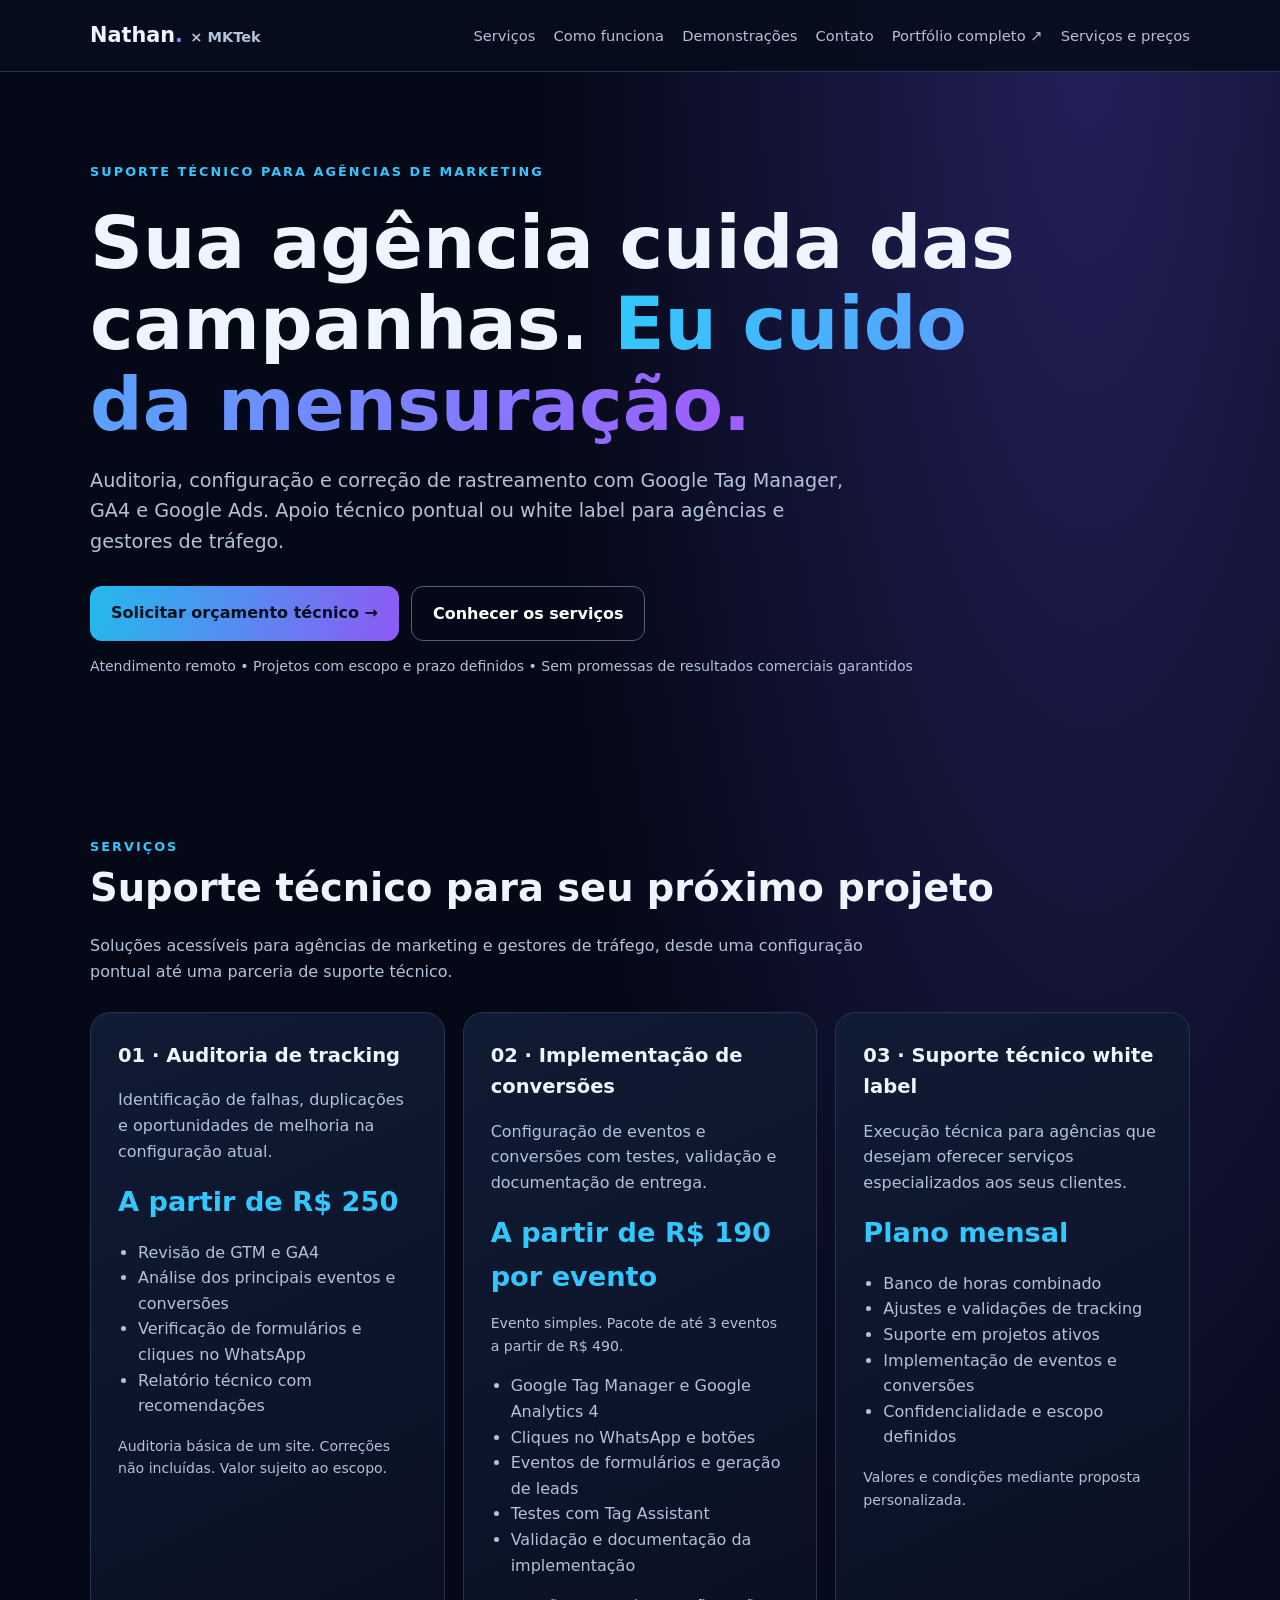
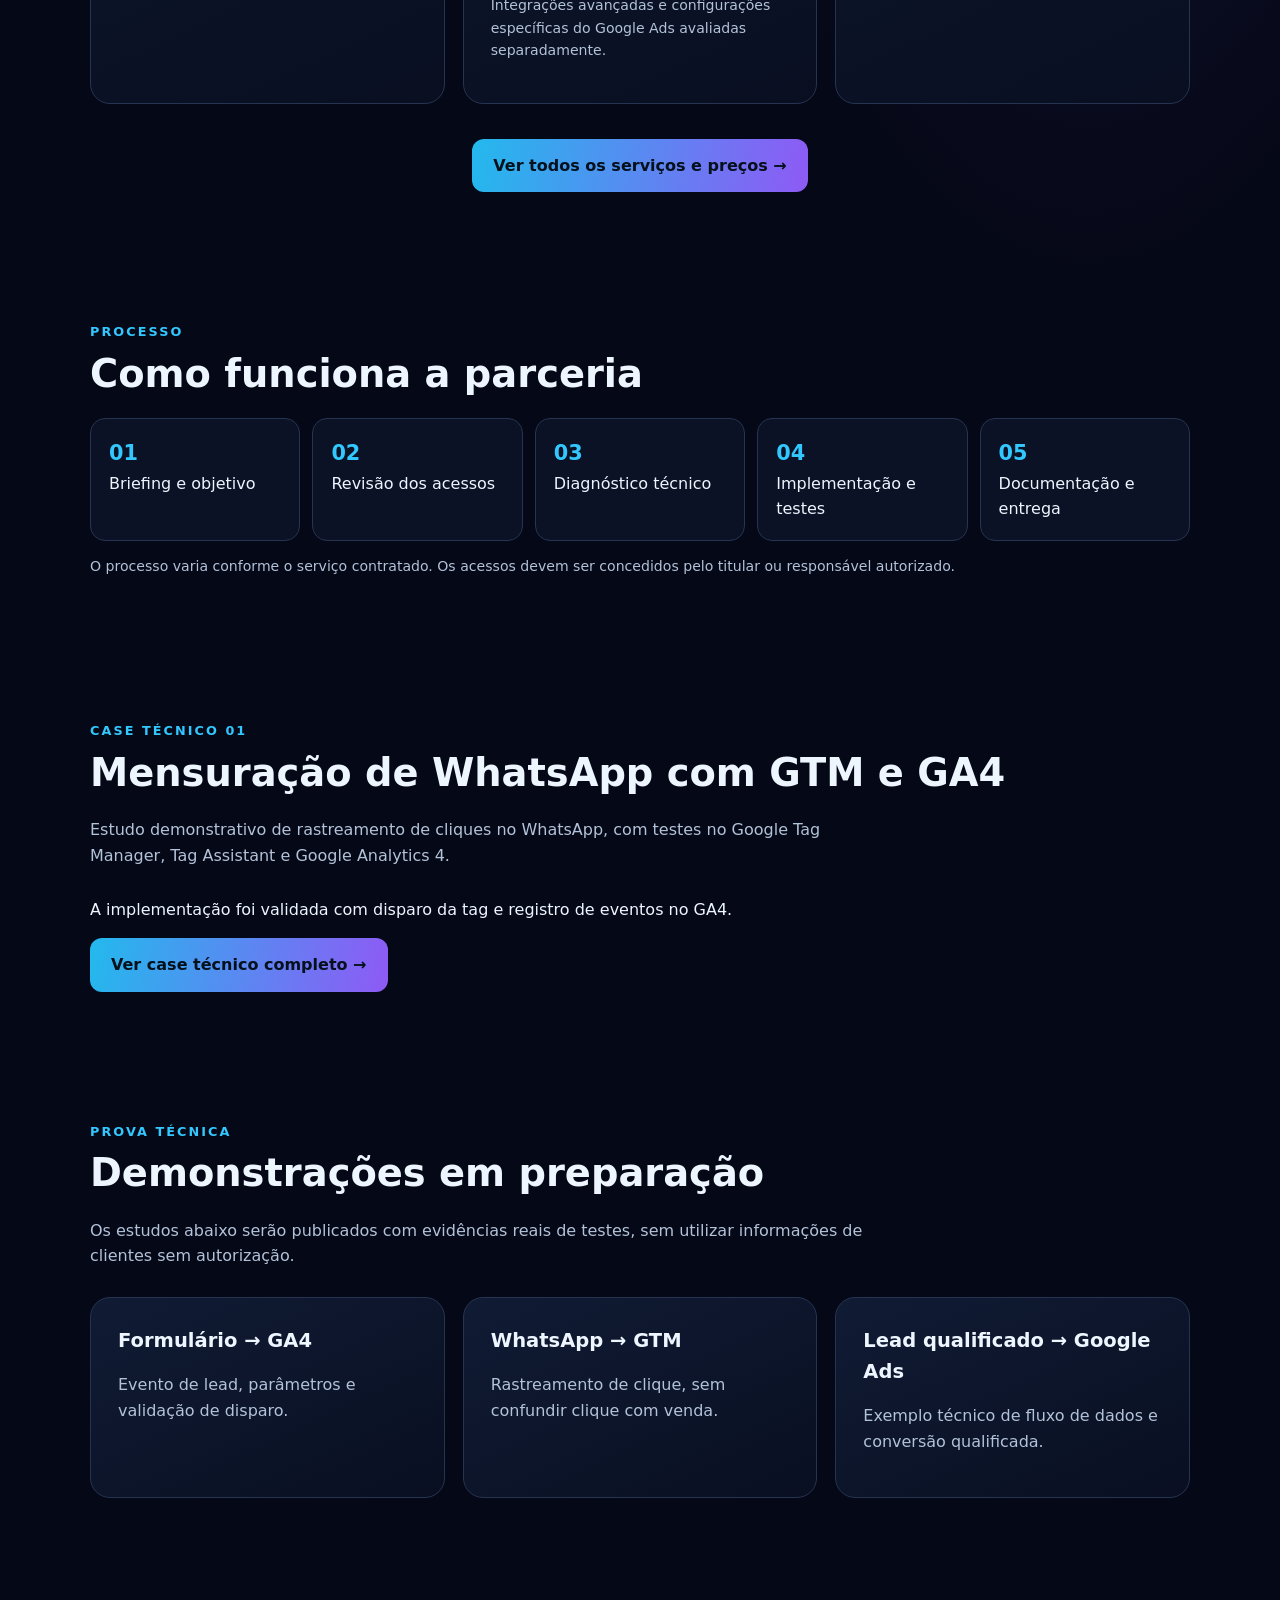
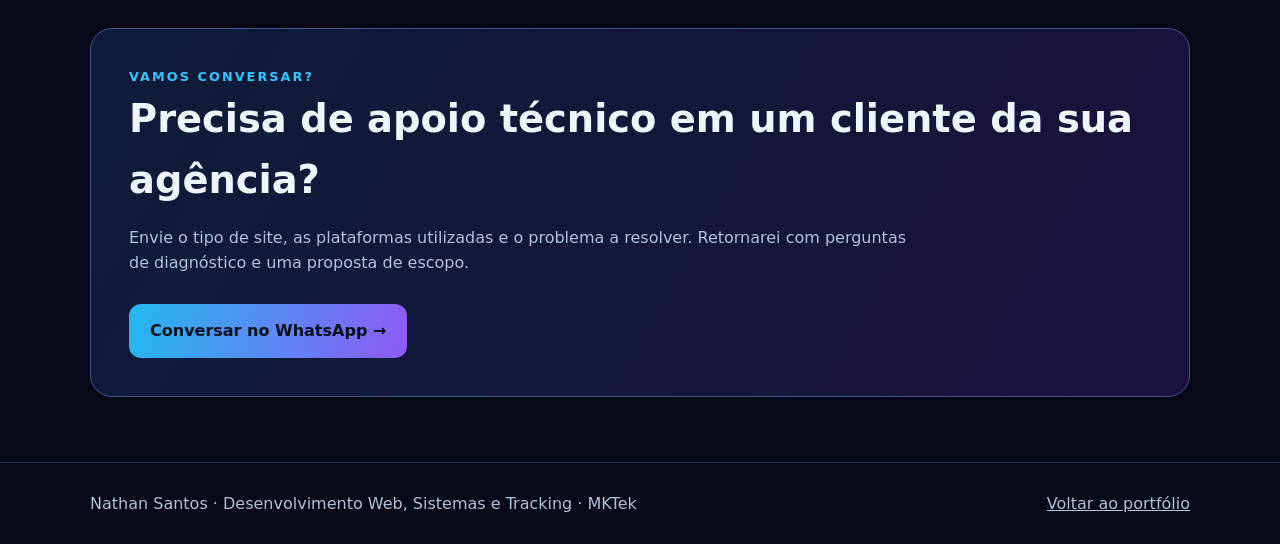
<file: tracking.html>
<!doctype html><html lang="pt-BR"><head>
  <!-- Google Tag Manager -->
<script>(function(w,d,s,l,i){w[l]=w[l]||[];w[l].push({'gtm.start':
new Date().getTime(),event:'gtm.js'});var f=d.getElementsByTagName(s)[0],
j=d.createElement(s),dl=l!='dataLayer'?'&l='+l:'';j.async=true;j.src=
'https://www.googletagmanager.com/gtm.js?id='+i+dl;f.parentNode.insertBefore(j,f);
})(window,document,'script','dataLayer','GTM-NJRKJF5J');</script>
<!-- End Google Tag Manager -->
  <meta charset="utf-8"><meta name="viewport" content="width=device-width,initial-scale=1">
<title>Tracking para Agências | Nathan Santos • MKTek</title>
<meta name="description" content="Suporte técnico em GTM, GA4, Google Ads e mensuração para agências de marketing. Auditoria, implementação e acompanhamento.">
<style>
:root{--bg:#050816;--card:#0d1428;--line:#273451;--txt:#edf5ff;--muted:#b2c2d8;--cyan:#32c8ff;--purple:#a15cff}
*{box-sizing:border-box}html{scroll-behavior:smooth}body{margin:0;background:radial-gradient(ellipse at 85% 0%,#24205a 0%,transparent 36%),var(--bg);color:var(--txt);font:16px/1.6 system-ui,-apple-system,Segoe UI,sans-serif}a{color:inherit}.wrap{width:min(1100px,92%);margin:auto}header{border-bottom:1px solid var(--line);background:#070d1ce8}nav{display:flex;align-items:center;justify-content:space-between;gap:16px;padding:19px 0}.brand{font-size:1.3rem;font-weight:800;text-decoration:none}.brand span,.grad{background:linear-gradient(95deg,var(--cyan),var(--purple));color:transparent;background-clip:text}.navlinks{display:flex;gap:18px;flex-wrap:wrap;font-size:.92rem}.navlinks a{text-decoration:none;color:var(--muted)}.navlinks a:hover{color:white}.hero{padding:90px 0 80px}.eyebrow{color:var(--cyan);font-weight:800;letter-spacing:.16em;font-size:.8rem}h1{font-size:clamp(2.4rem,6vw,4.6rem);line-height:1.1;max-width:940px;margin:20px 0}.lead{font-size:1.2rem;color:var(--muted);max-width:770px}.actions{display:flex;flex-wrap:wrap;gap:12px;margin-top:28px}.btn{display:inline-block;text-decoration:none;border-radius:12px;padding:14px 21px;background:linear-gradient(100deg,#23b9ed,#8e5af5);font-weight:800;color:#04111c}.btn.secondary{color:white;background:transparent;border:1px solid #52617c}section{padding:65px 0}h2{font-size:clamp(1.7rem,3vw,2.5rem);margin:0 0 14px}.intro{color:var(--muted);max-width:780px;margin:0 0 28px}.grid{display:grid;grid-template-columns:repeat(3,minmax(0,1fr));gap:18px}.card{background:linear-gradient(155deg,#101b34,#090f21);border:1px solid var(--line);border-radius:20px;padding:27px}.card h3{margin:0 0 10px;font-size:1.22rem}.card p,.card li{color:var(--muted)}.price{font-size:1.7rem;font-weight:800;color:var(--cyan);margin:14px 0}ul{padding-left:20px}.steps{display:grid;grid-template-columns:repeat(5,1fr);gap:12px}.step{border:1px solid var(--line);border-radius:15px;padding:18px;background:#0b1225}.step b{color:var(--cyan);display:block;font-size:1.3rem}.callout{padding:38px;border:1px solid #42558b;border-radius:22px;background:linear-gradient(120deg,#0e1c39,#19113a)}.small{font-size:.88rem;color:var(--muted)}footer{border-top:1px solid var(--line);padding:28px 0;color:var(--muted)}@media(max-width:800px){.grid{grid-template-columns:1fr}.steps{grid-template-columns:1fr 1fr}.hero{padding:60px 0}}@media(max-width:500px){.steps{grid-template-columns:1fr}nav{align-items:flex-start;flex-direction:column}}
</style></head><body>
  <!-- Google Tag Manager (noscript) -->
<noscript><iframe src="https://www.googletagmanager.com/ns.html?id=GTM-NJRKJF5J"
height="0" width="0" style="display:none;visibility:hidden"></iframe></noscript>
<!-- End Google Tag Manager (noscript) -->
<header><nav class="wrap"><a class="brand" href="https://nathanpsantos.github.io/Portfolio_Nathan/">Nathan<span>.</span> <small style="font-size:.7em;color:#b4c2da">× MKTek</small></a><div class="navlinks"><a href="#servicos">Serviços</a><a href="#processo">Como funciona</a><a href="#demonstracoes">Demonstrações</a><a href="#contato">Contato</a><a href="https://nathanpsantos.github.io/Portfolio_Nathan/">Portfólio completo ↗</a><a href="precos.html">Serviços e preços</a></div></nav></header>
<main><div class="wrap hero"><div class="eyebrow">SUPORTE TÉCNICO PARA AGÊNCIAS DE MARKETING</div><h1>Sua agência cuida das campanhas. <span class="grad">Eu cuido da mensuração.</span></h1><p class="lead">Auditoria, configuração e correção de rastreamento com Google Tag Manager, GA4 e Google Ads. Apoio técnico pontual ou white label para agências e gestores de tráfego.</p><div class="actions"><a class="btn" href="https://wa.me/5511998566270?text=Ol%C3%A1%2C%20Nathan%21%20Sou%20de%20uma%20ag%C3%AAncia%20de%20marketing%20e%20gostaria%20de%20conversar%20sobre%20suporte%20t%C3%A9cnico%20de%20tracking%20e%20mensura%C3%A7%C3%A3o." target="_blank" rel="noopener">Solicitar orçamento técnico →</a><a class="btn secondary" href="#servicos">Conhecer os serviços</a></div><p class="small">Atendimento remoto • Projetos com escopo e prazo definidos • Sem promessas de resultados comerciais garantidos</p></div>

<section id="servicos" class="wrap">
  <div class="eyebrow">SERVIÇOS</div>
  <h2>Suporte técnico para seu próximo projeto</h2>
  <p class="intro">
    Soluções acessíveis para agências de marketing e gestores
    de tráfego, desde uma configuração pontual até uma
    parceria de suporte técnico.
  </p>

  <div class="grid">

    <!-- SERVIÇO 01: AUDITORIA -->
    <article class="card">
      <h3>01 · Auditoria de tracking</h3>

      <p>
        Identificação de falhas, duplicações e oportunidades
        de melhoria na configuração atual.
      </p>

      <div class="price">A partir de R$ 250</div>

      <ul>
        <li>Revisão de GTM e GA4</li>
        <li>Análise dos principais eventos e conversões</li>
        <li>Verificação de formulários e cliques no WhatsApp</li>
        <li>Relatório técnico com recomendações</li>
      </ul>

      <p class="small">
        Auditoria básica de um site. Correções não incluídas.
        Valor sujeito ao escopo.
      </p>
    </article>

    <!-- SERVIÇO 02: IMPLEMENTAÇÃO -->
    <article class="card">
      <h3>02 · Implementação de conversões</h3>

      <p>
        Configuração de eventos e conversões com testes,
        validação e documentação de entrega.
      </p>

      <div class="price">A partir de R$ 190 por evento</div>

      <p class="small">
        Evento simples. Pacote de até 3 eventos
        a partir de R$ 490.
      </p>

      <ul>
        <li>Google Tag Manager e Google Analytics 4</li>
        <li>Cliques no WhatsApp e botões</li>
        <li>Eventos de formulários e geração de leads</li>
        <li>Testes com Tag Assistant</li>
        <li>Validação e documentação da implementação</li>
      </ul>

      <p class="small">
        Integrações avançadas e configurações específicas
        do Google Ads avaliadas separadamente.
      </p>
    </article>

    <!-- SERVIÇO 03: WHITE LABEL -->
    <article class="card">
      <h3>03 · Suporte técnico white label</h3>

      <p>
        Execução técnica para agências que desejam oferecer
        serviços especializados aos seus clientes.
      </p>

      <div class="price">Plano mensal</div>

      <ul>
        <li>Banco de horas combinado</li>
        <li>Ajustes e validações de tracking</li>
        <li>Suporte em projetos ativos</li>
        <li>Implementação de eventos e conversões</li>
        <li>Confidencialidade e escopo definidos</li>
      </ul>

      <p class="small">
        Valores e condições mediante proposta personalizada.
      </p>
    </article>

  </div>

  <div style="text-align:center; margin-top:35px;">
    <a href="precos.html" class="btn">
      Ver todos os serviços e preços →
    </a>
  </div>
</section>
<section id="processo" class="wrap"><div class="eyebrow">PROCESSO</div><h2>Como funciona a parceria</h2><div class="steps"><div class="step"><b>01</b>Briefing e objetivo</div><div class="step"><b>02</b>Revisão dos acessos</div><div class="step"><b>03</b>Diagnóstico técnico</div><div class="step"><b>04</b>Implementação e testes</div><div class="step"><b>05</b>Documentação e entrega</div></div><p class="small">O processo varia conforme o serviço contratado. Os acessos devem ser concedidos pelo titular ou responsável autorizado.</p></section>
<section id="case-tecnico" class="wrap">
  <div class="eyebrow">CASE TÉCNICO 01</div>

  <h2>Mensuração de WhatsApp com GTM e GA4</h2>

  <p class="intro">
    Estudo demonstrativo de rastreamento de cliques
    no WhatsApp, com testes no Google Tag Manager,
    Tag Assistant e Google Analytics 4.
  </p>

  <p>
    A implementação foi validada com disparo da tag
    e registro de eventos no GA4.
  </p>

  <a
    href="case-tracking-whatsapp.html"
    class="btn"
  >
    Ver case técnico completo →
  </a>
</section>
<section id="demonstracoes" class="wrap"><div class="eyebrow">PROVA TÉCNICA</div><h2>Demonstrações em preparação</h2><p class="intro">Os estudos abaixo serão publicados com evidências reais de testes, sem utilizar informações de clientes sem autorização.</p><div class="grid"><div class="card"><h3>Formulário → GA4</h3><p>Evento de lead, parâmetros e validação de disparo.</p></div><div class="card"><h3>WhatsApp → GTM</h3><p>Rastreamento de clique, sem confundir clique com venda.</p></div><div class="card"><h3>Lead qualificado → Google Ads</h3><p>Exemplo técnico de fluxo de dados e conversão qualificada.</p></div></div></section>
<section id="contato" class="wrap"><div class="callout"><div class="eyebrow">VAMOS CONVERSAR?</div><h2>Precisa de apoio técnico em um cliente da sua agência?</h2><p class="intro">Envie o tipo de site, as plataformas utilizadas e o problema a resolver. Retornarei com perguntas de diagnóstico e uma proposta de escopo.</p><a class="btn" href="https://wa.me/5511998566270?text=Ol%C3%A1%2C%20Nathan%21%20Sou%20de%20uma%20ag%C3%AAncia%20de%20marketing%20e%20gostaria%20de%20conversar%20sobre%20suporte%20t%C3%A9cnico%20de%20tracking%20e%20mensura%C3%A7%C3%A3o." target="_blank" rel="noopener">Conversar no WhatsApp →</a></div></section></main>
<footer><div class="wrap">Nathan Santos · Desenvolvimento Web, Sistemas e Tracking · MKTek <span style="float:right"><a href="https://nathanpsantos.github.io/Portfolio_Nathan/">Voltar ao portfólio</a></span></div></footer>
</body></html>
</file>
<file: css/style.css>
:root {
  --bg: #050816;
  --bg-soft: #0b1120;
  --card: rgba(9, 15, 34, 0.86);
  --card-strong: #080d1c;
  --text: #f8fafc;
  --muted: #9aa9be;
  --cyan: #17c9ff;
  --blue: #3478ff;
  --purple: #8b38ff;
  --border: rgba(148, 163, 184, 0.16);
  --glow: 0 0 36px rgba(52, 120, 255, 0.16);
}

* {
  margin: 0;
  padding: 0;
  box-sizing: border-box;
}

html {
  scroll-behavior: smooth;
}

body {
  font-family: Inter, ui-sans-serif, system-ui, -apple-system, BlinkMacSystemFont, "Segoe UI", Roboto, Helvetica, Arial, sans-serif;
  background:
    radial-gradient(circle at 20% 10%, rgba(52,120,255,.12), transparent 32%),
    radial-gradient(circle at 90% 20%, rgba(139,56,255,.10), transparent 25%),
    var(--bg);
  color: var(--text);
  line-height: 1.65;
  overflow-x: hidden;
  text-rendering: optimizeLegibility;
  -webkit-font-smoothing: antialiased;
}

a { color: inherit; }
img { max-width: 100%; }

.header {
  position: sticky;
  top: 0;
  z-index: 50;
  border-bottom: 1px solid rgba(255,255,255,.05);
  background: rgba(5, 8, 22, .86);
  backdrop-filter: blur(18px);
}

.nav {
  max-width: 1180px;
  margin: auto;
  min-height: 72px;
  padding: 0 24px;
  display: flex;
  align-items: center;
  justify-content: space-between;
  gap: 28px;
}

.logo {
  text-decoration: none;
  font-size: 1.5rem;
  font-weight: 700;
  letter-spacing: -.03em;
}

.logo span { color: var(--cyan); }

.nav-links {
  list-style: none;
  display: flex;
  gap: 22px;
  align-items: center;
}

.nav-links a {
  color: #cbd5e1;
  text-decoration: none;
  font-size: .92rem;
  transition: .2s ease;
}

.nav-links a:hover { color: var(--cyan); }
.nav-links i { margin-right: 7px; }

.hero {
  max-width: 1180px;
  margin: auto;
  min-height: calc(100vh - 72px);
  padding: 90px 24px 70px;
  display: grid;
  grid-template-columns: 1.25fr .75fr;
  gap: 60px;
  align-items: center;
}

.eyebrow,
.section-kicker {
  display: inline-block;
  color: #a9b8cb;
  letter-spacing: .18em;
  font-size: .76rem;
  font-weight: 600;
  margin-bottom: 14px;
}

.hero h2 {
  font-size: 1.25rem;
  color: #cbd5e1;
  font-weight: 400;
}

.hero h1 {
  margin-top: 4px;
  font-size: clamp(3.2rem, 7vw, 6.4rem);
  line-height: .95;
  letter-spacing: -.06em;
  background: linear-gradient(90deg, #ffffff 0%, #dbeafe 30%, var(--cyan) 55%, var(--purple) 100%);
  -webkit-background-clip: text;
  background-clip: text;
  color: transparent;
}

.hero-role {
  margin-top: 18px;
  font-size: clamp(1.35rem, 2.5vw, 2rem);
  font-weight: 600;
}

.hero-copy {
  max-width: 720px;
  margin-top: 14px;
  color: #b5c1d2;
  font-size: 1.04rem;
}

.hero-tags {
  display: flex;
  flex-wrap: wrap;
  gap: 10px;
  margin-top: 24px;
}

.hero-tags span,
.project-tags span {
  border: 1px solid rgba(72, 169, 255, .28);
  background: rgba(34, 98, 180, .11);
  color: #a9e6ff;
  padding: 7px 12px;
  border-radius: 999px;
  font-size: .82rem;
}

.hero-buttons {
  display: flex;
  flex-wrap: wrap;
  gap: 10px;
  margin-top: 30px;
}

.btn {
  display: inline-flex;
  align-items: center;
  justify-content: center;
  gap: 9px;
  padding: 13px 21px;
  border-radius: 12px;
  text-decoration: none;
  font-weight: 600;
  background: linear-gradient(90deg, var(--cyan), var(--blue), var(--purple));
  color: white;
  border: 1px solid transparent;
  box-shadow: 0 12px 30px rgba(52,120,255,.18);
  transition: transform .2s ease, box-shadow .2s ease;
}

.btn:hover {
  transform: translateY(-2px);
  box-shadow: 0 16px 36px rgba(52,120,255,.28);
}

.btn-outline {
  background: rgba(255,255,255,.02);
  border-color: rgba(108, 149, 255, .45);
}

.hero-stats {
  margin-top: 42px;
  display: flex;
  gap: 16px;
}

.hero-stats div {
  min-width: 150px;
  padding: 14px 16px;
  border-radius: 14px;
  background: rgba(255,255,255,.025);
  border: 1px solid var(--border);
}

.hero-stats strong {
  display: block;
  font-size: 1.2rem;
  color: #eaf7ff;
}

.hero-stats span {
  font-size: .78rem;
  color: var(--muted);
}

.hero-image {
  display: flex;
  flex-direction: column;
  align-items: center;
}

.photo-ring {
  width: min(360px, 100%);
  aspect-ratio: 1;
  border-radius: 50%;
  padding: 4px;
  background: linear-gradient(145deg, var(--cyan), var(--blue), var(--purple));
  box-shadow: 0 0 60px rgba(67, 90, 255, .22);
}

.photo-ring img {
  width: 100%;
  height: 100%;
  object-fit: cover;
  border-radius: 50%;
  border: 10px solid #070b18;
  display: block;
}

.hero-note {
  margin-top: 22px;
  display: flex;
  align-items: center;
  gap: 10px;
  color: #cbd5e1;
  padding: 10px 14px;
  border: 1px solid var(--border);
  border-radius: 999px;
  background: rgba(255,255,255,.03);
}

.hero-note i { color: var(--cyan); }

.section {
  max-width: 1120px;
  margin: auto;
  padding: 86px 24px;
}

.section:not(.hero),
.case-studies,
.cta-box {
  content-visibility: auto;
  contain-intrinsic-size: 1px 800px;
}

.section-heading {
  max-width: 760px;
  margin-bottom: 34px;
}

.section-heading h2,
.cv-section h2 {
  font-size: clamp(2rem, 4vw, 3.1rem);
  line-height: 1.1;
  letter-spacing: -.04em;
  margin-bottom: 14px;
}

.section-heading p,
.cv-section p { color: var(--muted); }

.about-grid {
  display: grid;
  grid-template-columns: 1.3fr .7fr;
  gap: 28px;
}

.about-grid p {
  color: #cbd5e1;
  margin-bottom: 15px;
}

.about-card {
  border: 1px solid var(--border);
  background: var(--card);
  border-radius: 20px;
  padding: 24px;
  box-shadow: var(--glow);
}

.about-card h3 { margin-bottom: 15px; }

.about-card ul {
  list-style: none;
  display: grid;
  gap: 11px;
  color: #cbd5e1;
}

.about-card i {
  color: var(--cyan);
  margin-right: 8px;
}

.services-grid {
  display: grid;
  grid-template-columns: repeat(5, 1fr);
  gap: 16px;
}

.service-card {
  min-height: 230px;
  padding: 24px 20px;
  border-radius: 18px;
  border: 1px solid var(--border);
  background: linear-gradient(180deg, rgba(12,20,43,.94), rgba(6,10,24,.94));
  transition: transform .2s ease, border-color .2s ease;
}

.service-card:hover,
.project-card:hover {
  transform: translateY(-5px);
  border-color: rgba(81, 168, 255, .45);
}

.service-card > i {
  width: 46px;
  height: 46px;
  display: grid;
  place-items: center;
  border-radius: 13px;
  margin-bottom: 22px;
  font-size: 1.25rem;
  background: linear-gradient(135deg, rgba(23,201,255,.16), rgba(139,56,255,.18));
  color: var(--cyan);
}

.service-card h3 {
  font-size: 1.03rem;
  margin-bottom: 8px;
}

.service-card p {
  font-size: .89rem;
  color: var(--muted);
}

.projects-grid {
  display: grid;
  grid-template-columns: repeat(3, 1fr);
  gap: 20px;
}

.project-card {
  overflow: hidden;
  border-radius: 20px;
  border: 1px solid var(--border);
  background: var(--card-strong);
  transition: transform .2s ease, border-color .2s ease;
}

.project-featured {
  box-shadow: 0 10px 40px rgba(0,0,0,.18);
}

.project-thumb,
.project-thumb--real {
  aspect-ratio: 16 / 10;
  height: auto;
  overflow: hidden;
  background: #0a1020;
}

.project-thumb img,
.project-thumb--real img {
  width: 100%;
  height: 100%;
  object-fit: cover;
  display: block;
}

.project-thumb--real {
  position: relative;
  padding: 0;
}

.project-thumb--real img {
  object-position: center top;
}

.project-badge {
  position: absolute;
  top: 14px;
  left: 14px;
  padding: 7px 11px;
  border-radius: 999px;
  background: rgba(5, 8, 22, 0.88);
  border: 1px solid rgba(255,255,255,.18);
  color: white;
  font-size: 0.7rem;
  font-weight: 600;
  letter-spacing: .08em;
  backdrop-filter: blur(8px);
}

.project-body { padding: 22px; }

.project-body h3 { font-size: 1.15rem; }

.project-body p {
  color: #b5c1d2;
  margin: 10px 0 16px;
  font-size: .91rem;
}

.project-tags {
  display: flex;
  flex-wrap: wrap;
  gap: 8px;
  margin-bottom: 15px;
}

.project-tags span {
  padding: 6px 9px;
  font-size: .76rem;
}

.project-highlight {
  display: flex;
  gap: 10px;
  align-items: flex-start;
  border-top: 1px solid rgba(255,255,255,.06);
  padding-top: 14px;
  color: #cbd5e1;
  font-size: .84rem;
}

.project-highlight i {
  margin-top: 3px;
  color: var(--cyan);
}

.project-result {
  margin: 14px 0 16px;
  padding: 14px;
  border-radius: 12px;
  border: 1px solid rgba(23, 201, 255, .18);
  background: linear-gradient(135deg, rgba(23,201,255,.07), rgba(139,56,255,.06));
}

.project-result strong {
  display: block;
  color: #eaf7ff;
  margin-bottom: 4px;
  font-size: .86rem;
}

.project-result p {
  margin: 0;
  color: #9fb0c5;
  font-size: .82rem;
}

.project-links {
  display: flex;
  flex-wrap: wrap;
  gap: 10px;
}

.project-links a {
  display: inline-flex;
  align-items: center;
  gap: 8px;
  text-decoration: none;
  color: #dff7ff;
  padding: 9px 12px;
  border-radius: 10px;
  border: 1px solid rgba(91,156,255,.28);
  background: rgba(31,89,164,.10);
  transition: .2s ease;
}

.project-links a:hover { border-color: var(--cyan); }

.project-note {
  margin-top: 10px !important;
  font-size: .78rem !important;
  color: #7f8ba0 !important;
}

.case-studies {
  margin-top: 86px;
}

.case-heading {
  margin-bottom: 28px;
}

.case-card {
  scroll-margin-top: 110px;
  display: grid;
  grid-template-columns: 90px 1fr;
  gap: 24px;
  padding: 30px;
  margin-bottom: 18px;
  border-radius: 22px;
  border: 1px solid rgba(148,163,184,.15);
  background:
    radial-gradient(circle at 100% 0%, rgba(139,56,255,.08), transparent 30%),
    rgba(8,13,28,.88);
}

.case-number {
  font-size: 2.2rem;
  font-weight: 700;
  line-height: 1;
  background: linear-gradient(90deg, var(--cyan), var(--purple));
  -webkit-background-clip: text;
  background-clip: text;
  color: transparent;
}

.case-label {
  color: var(--cyan);
  font-size: .76rem;
  font-weight: 600;
  letter-spacing: .14em;
}

.case-content h3 {
  font-size: 1.35rem;
  margin: 6px 0 20px;
}

.case-grid {
  display: grid;
  grid-template-columns: repeat(3, 1fr);
  gap: 16px;
}

.case-grid > div {
  padding: 16px;
  border-radius: 14px;
  border: 1px solid rgba(148,163,184,.12);
  background: rgba(255,255,255,.02);
}

.case-grid strong {
  color: #e8f5ff;
}

.case-grid p {
  margin-top: 6px;
  color: #98a8bc;
  font-size: .85rem;
}

.cta-box {
  max-width: 900px;
  margin: 78px auto;
  padding: 44px;
  text-align: center;
  border-radius: 24px;
  border: 1px solid rgba(82,149,255,.28);
  background:
    radial-gradient(circle at 20% 0%, rgba(23,201,255,.13), transparent 30%),
    radial-gradient(circle at 90% 0%, rgba(139,56,255,.13), transparent 30%),
    rgba(8,13,28,.86);
}

.cta-box h3 {
  font-size: clamp(1.5rem, 3vw, 2.2rem);
  margin-bottom: 10px;
}

.cta-box p {
  color: var(--muted);
  margin-bottom: 20px;
}

.secondary-heading { margin-top: 30px; }

.compact-projects .project-card { min-height: 100%; }

.skills {
  list-style: none;
  display: grid;
  grid-template-columns: repeat(4, 1fr);
  gap: 14px;
}

.skills li {
  display: flex;
  align-items: center;
  gap: 11px;
  min-height: 62px;
  padding: 14px 16px;
  border: 1px solid var(--border);
  border-radius: 14px;
  background: rgba(8,13,28,.85);
  color: #dce5f1;
  transition: .2s ease;
}

.skills li:hover {
  transform: translateY(-3px);
  border-color: rgba(81,168,255,.42);
}

.skills i {
  width: 28px;
  text-align: center;
  font-size: 1.25rem;
  color: var(--cyan);
}

.cv-section {
  text-align: center;
  max-width: 850px;
}

.cv-section p { margin-bottom: 20px; }

.contact-section { padding-bottom: 110px; }

.contact-links {
  display: flex;
  flex-wrap: wrap;
  gap: 12px;
}

.contact-links a {
  display: inline-flex;
  align-items: center;
  gap: 9px;
  padding: 12px 15px;
  border-radius: 12px;
  text-decoration: none;
  border: 1px solid var(--border);
  background: rgba(255,255,255,.025);
  color: #dce5f1;
}

.contact-links a:hover {
  border-color: rgba(81,168,255,.5);
}

.contact-links .contact-primary {
  background: linear-gradient(90deg, #16a34a, #22c55e);
  color: white;
  border-color: transparent;
}

.footer {
  padding: 28px 24px;
  text-align: center;
  border-top: 1px solid rgba(255,255,255,.05);
  color: #8794a8;
  background: #030611;
}

.footer span {
  display: block;
  margin-top: 5px;
  font-size: .8rem;
  color: #5f7189;
}

a:focus-visible,
button:focus-visible {
  outline: 3px solid var(--cyan);
  outline-offset: 3px;
  border-radius: 8px;
}

.skip-link {
  position: fixed;
  top: 10px;
  left: 10px;
  z-index: 9999;
  transform: translateY(-160%);
  padding: 10px 14px;
  border-radius: 10px;
  background: #fff;
  color: #050816;
  font-weight: 700;
  text-decoration: none;
}

.skip-link:focus {
  transform: translateY(0);
}

@media (max-width: 1024px) {
  .hero {
    grid-template-columns: 1fr;
    text-align: center;
  }

  .hero-copy,
  .section-heading {
    margin-left: auto;
    margin-right: auto;
  }

  .hero-tags,
  .hero-buttons,
  .hero-stats {
    justify-content: center;
  }

  .hero-image { order: -1; }
  .photo-ring { width: 270px; }
  .services-grid { grid-template-columns: repeat(2, 1fr); }
  .projects-grid { grid-template-columns: repeat(2, 1fr); }
  .skills { grid-template-columns: repeat(3, 1fr); }
}

@media (max-width: 768px) {
  .header {
    backdrop-filter: none;
    background: rgba(5, 8, 22, .97);
  }

  .nav {
    min-height: auto;
    padding: 16px;
    flex-direction: column;
    align-items: flex-start;
  }

  .nav-links {
    width: 100%;
    overflow-x: auto;
    padding-bottom: 4px;
    gap: 8px;
    scrollbar-width: none;
  }

  .nav-links::-webkit-scrollbar {
    display: none;
  }

  .nav-links a {
    display: inline-flex;
    align-items: center;
    white-space: nowrap;
    padding: 8px 10px;
    border: 1px solid var(--border);
    border-radius: 10px;
    background: rgba(255,255,255,.025);
  }

  .hero {
    min-height: auto;
    padding: 36px 18px 50px;
    gap: 38px;
  }

  .hero h1 { font-size: clamp(3rem, 17vw, 5rem); }
  .hero-tags { gap: 8px; }

  .hero-buttons {
    flex-direction: column;
    align-items: stretch;
  }

  .hero-stats {
    flex-direction: column;
    gap: 10px;
  }

  .hero-stats div { min-width: 0; }

  .photo-ring {
    width: min(230px, 68vw);
  }

  .section {
    padding: 52px 18px;
  }

  .about-grid,
  .services-grid,
  .projects-grid,
  .skills {
    grid-template-columns: 1fr;
  }

  .service-card { min-height: auto; }
  .project-body { padding: 18px; }

  .project-result,
  .project-highlight {
    font-size: .9rem;
  }

  .case-card {
    grid-template-columns: 1fr;
    padding: 22px;
  }

  .case-grid {
    grid-template-columns: 1fr;
  }

  .cta-box {
    margin: 55px 0;
    padding: 32px 20px;
  }

  .contact-links {
    display: grid;
    grid-template-columns: 1fr;
  }

  .contact-links a { justify-content: center; }
}

@media (prefers-reduced-motion: reduce) {
  html {
    scroll-behavior: auto;
  }

  *,
  *::before,
  *::after {
    animation-duration: .01ms !important;
    animation-iteration-count: 1 !important;
    transition-duration: .01ms !important;
  }
}
</file>
